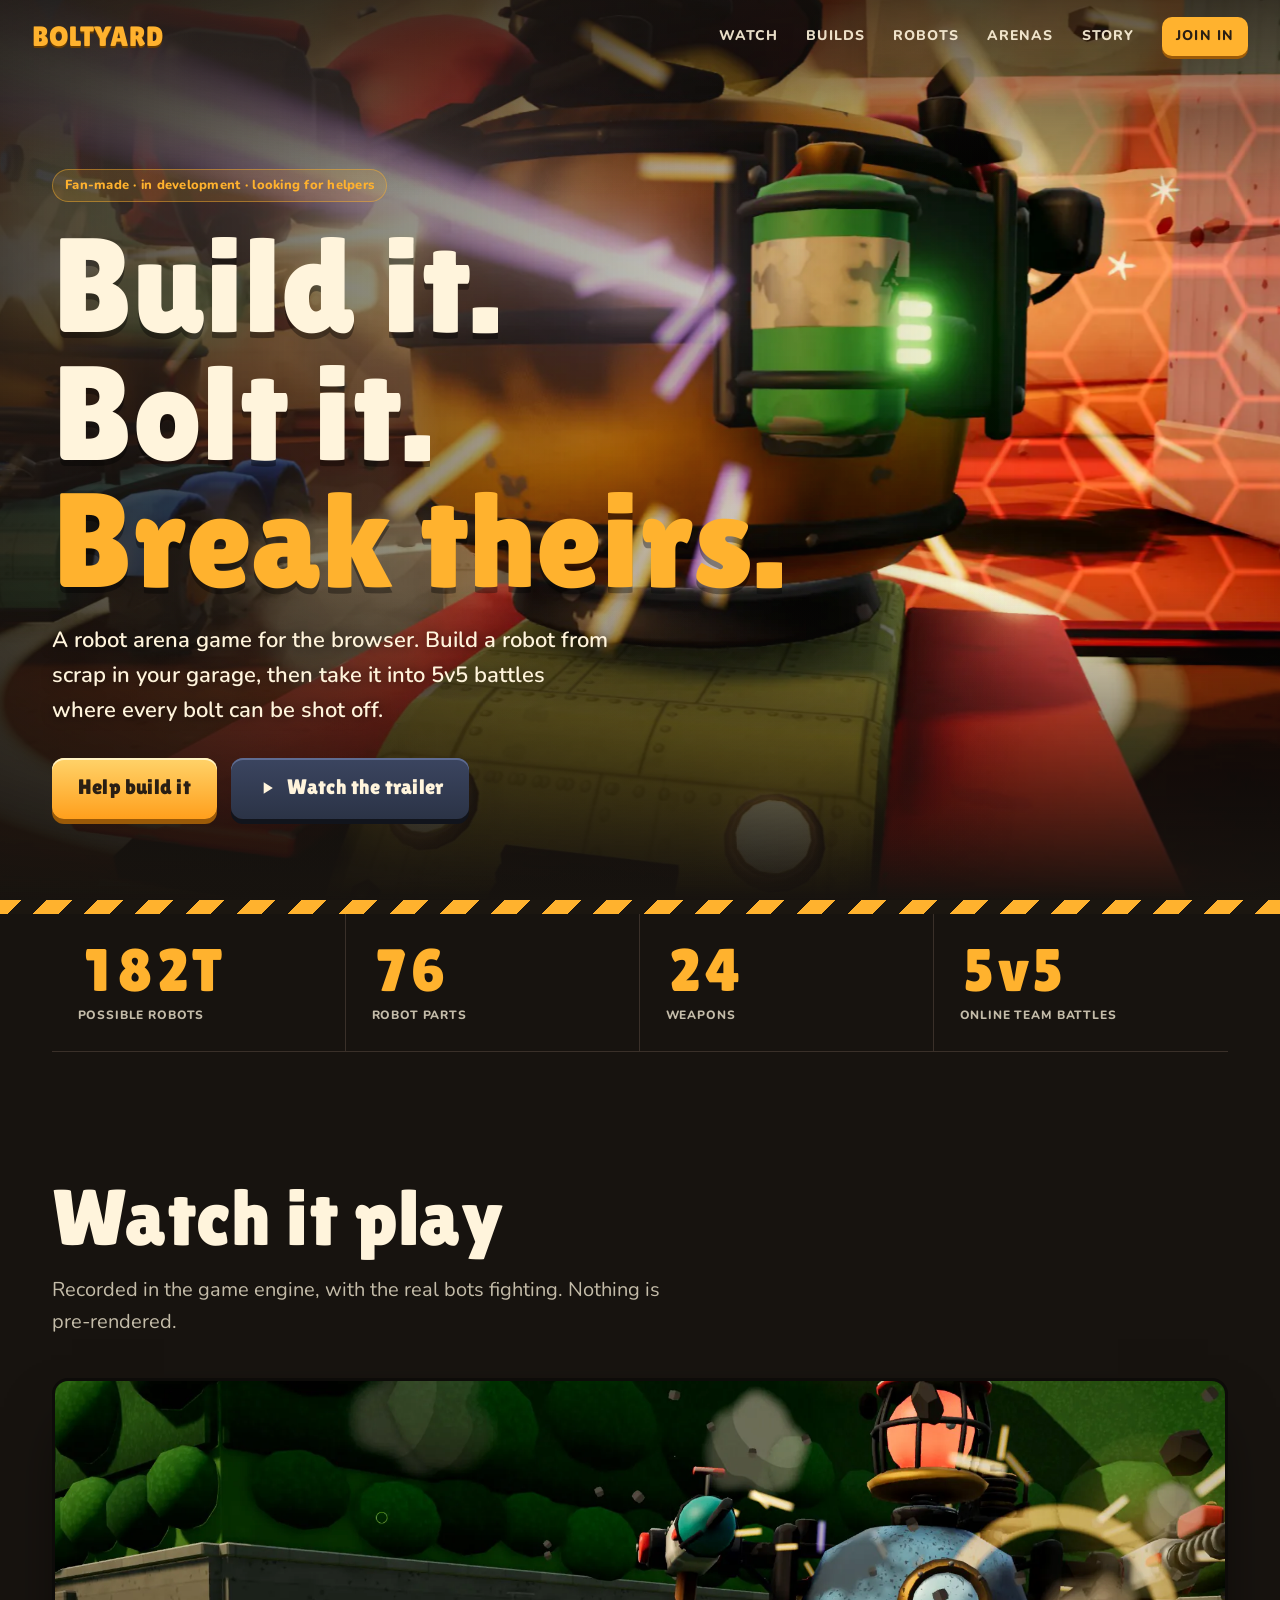
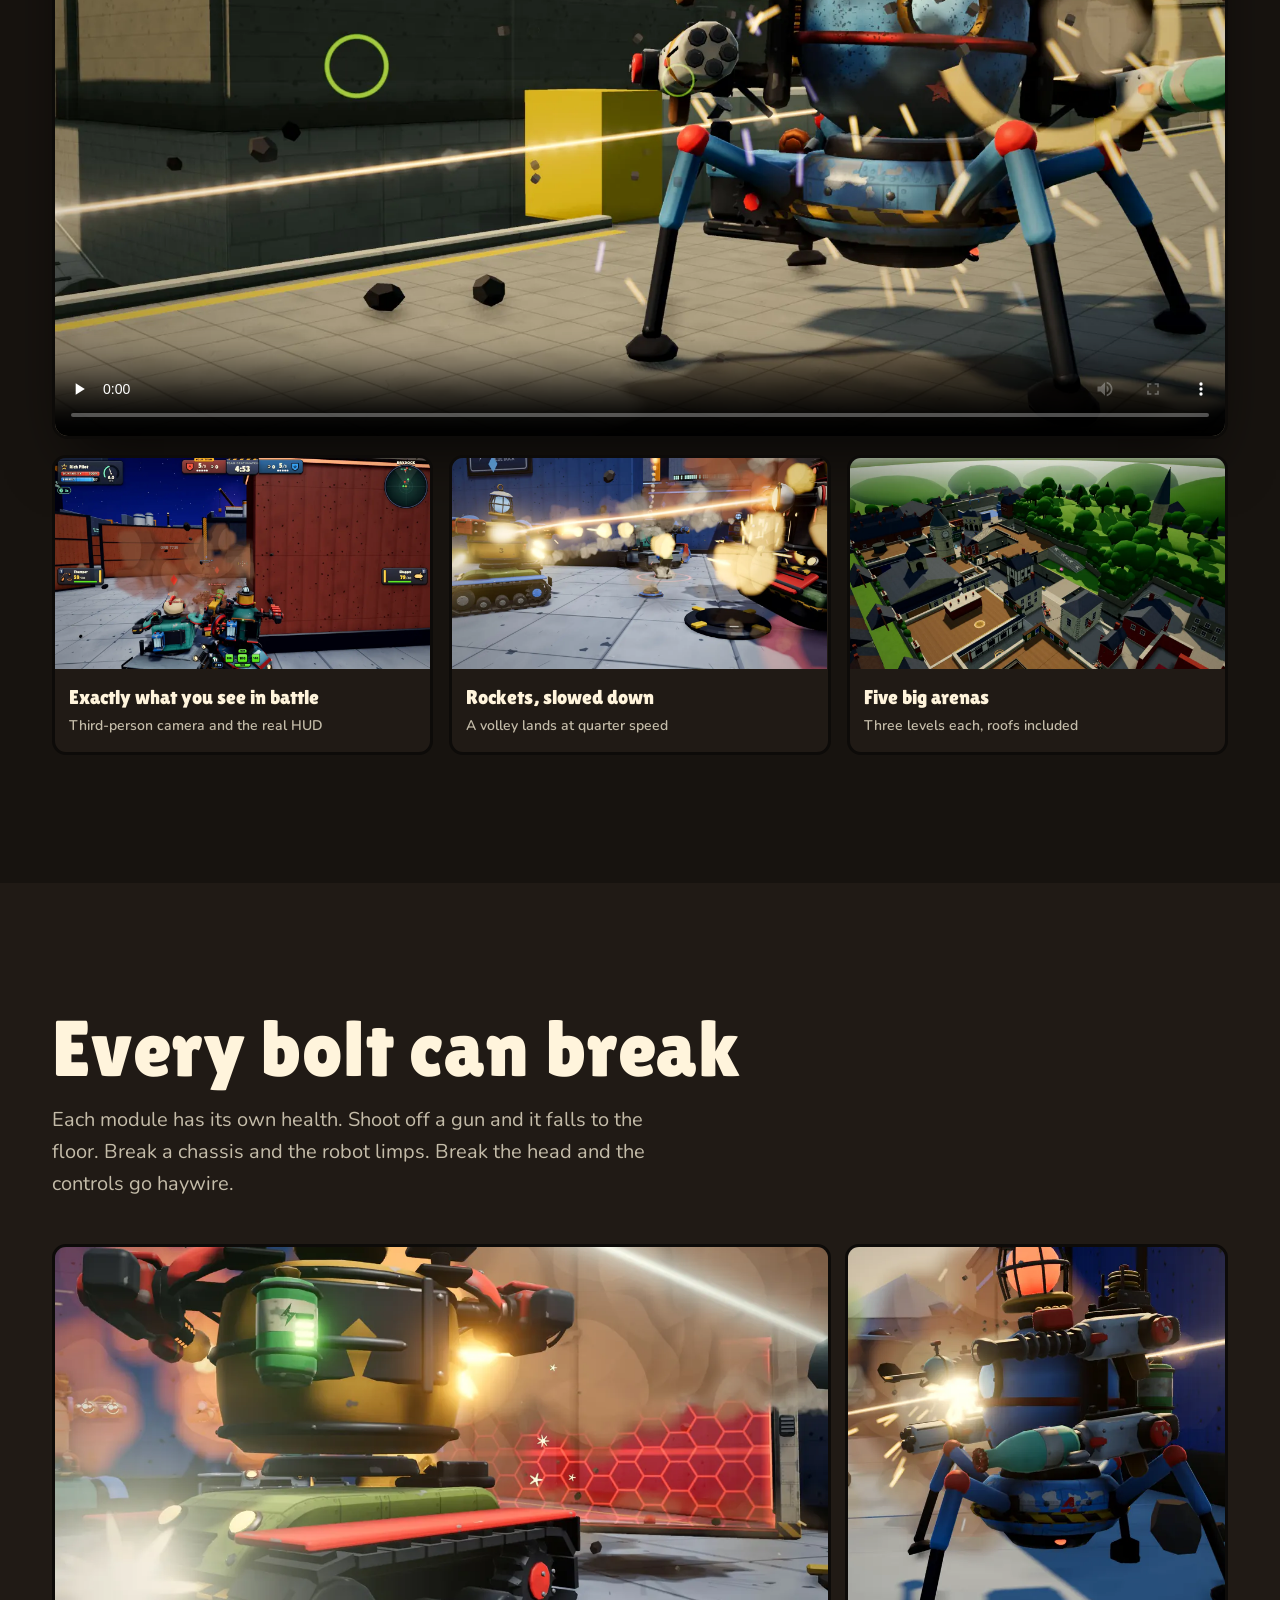
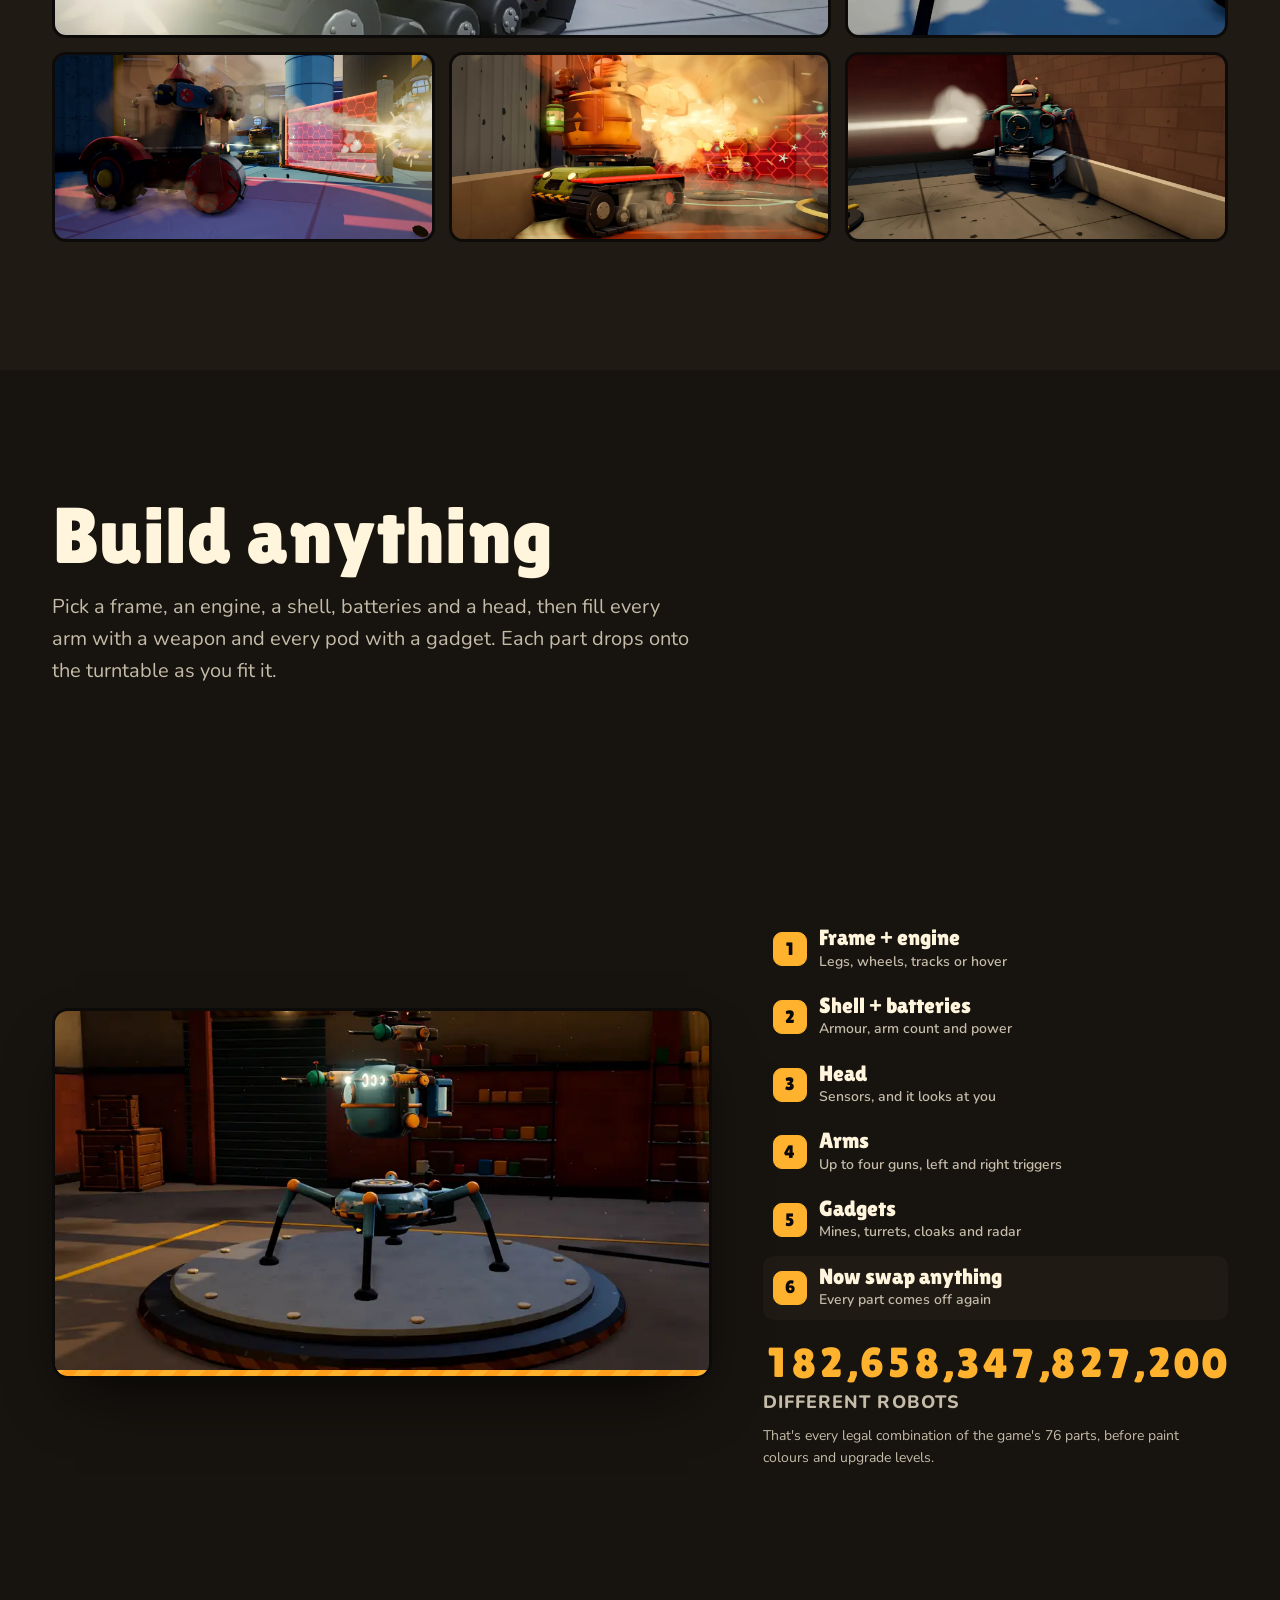
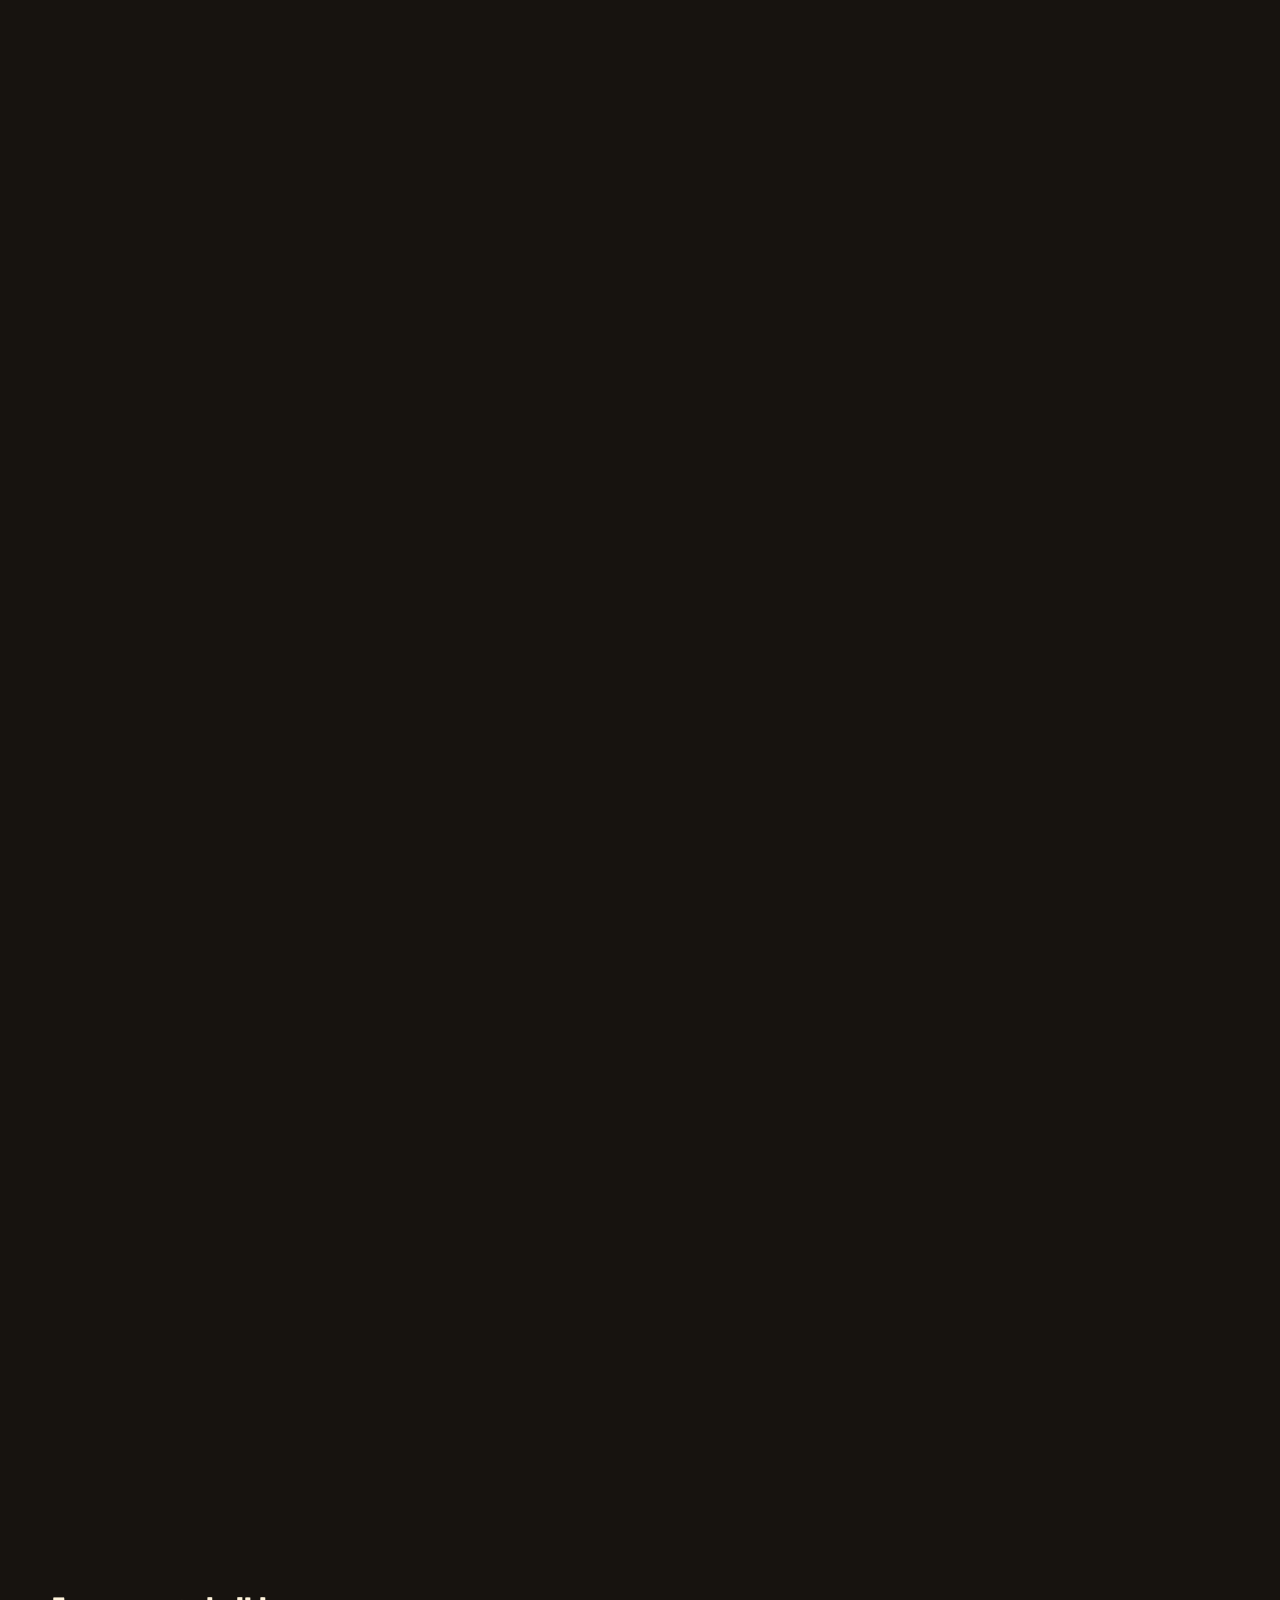
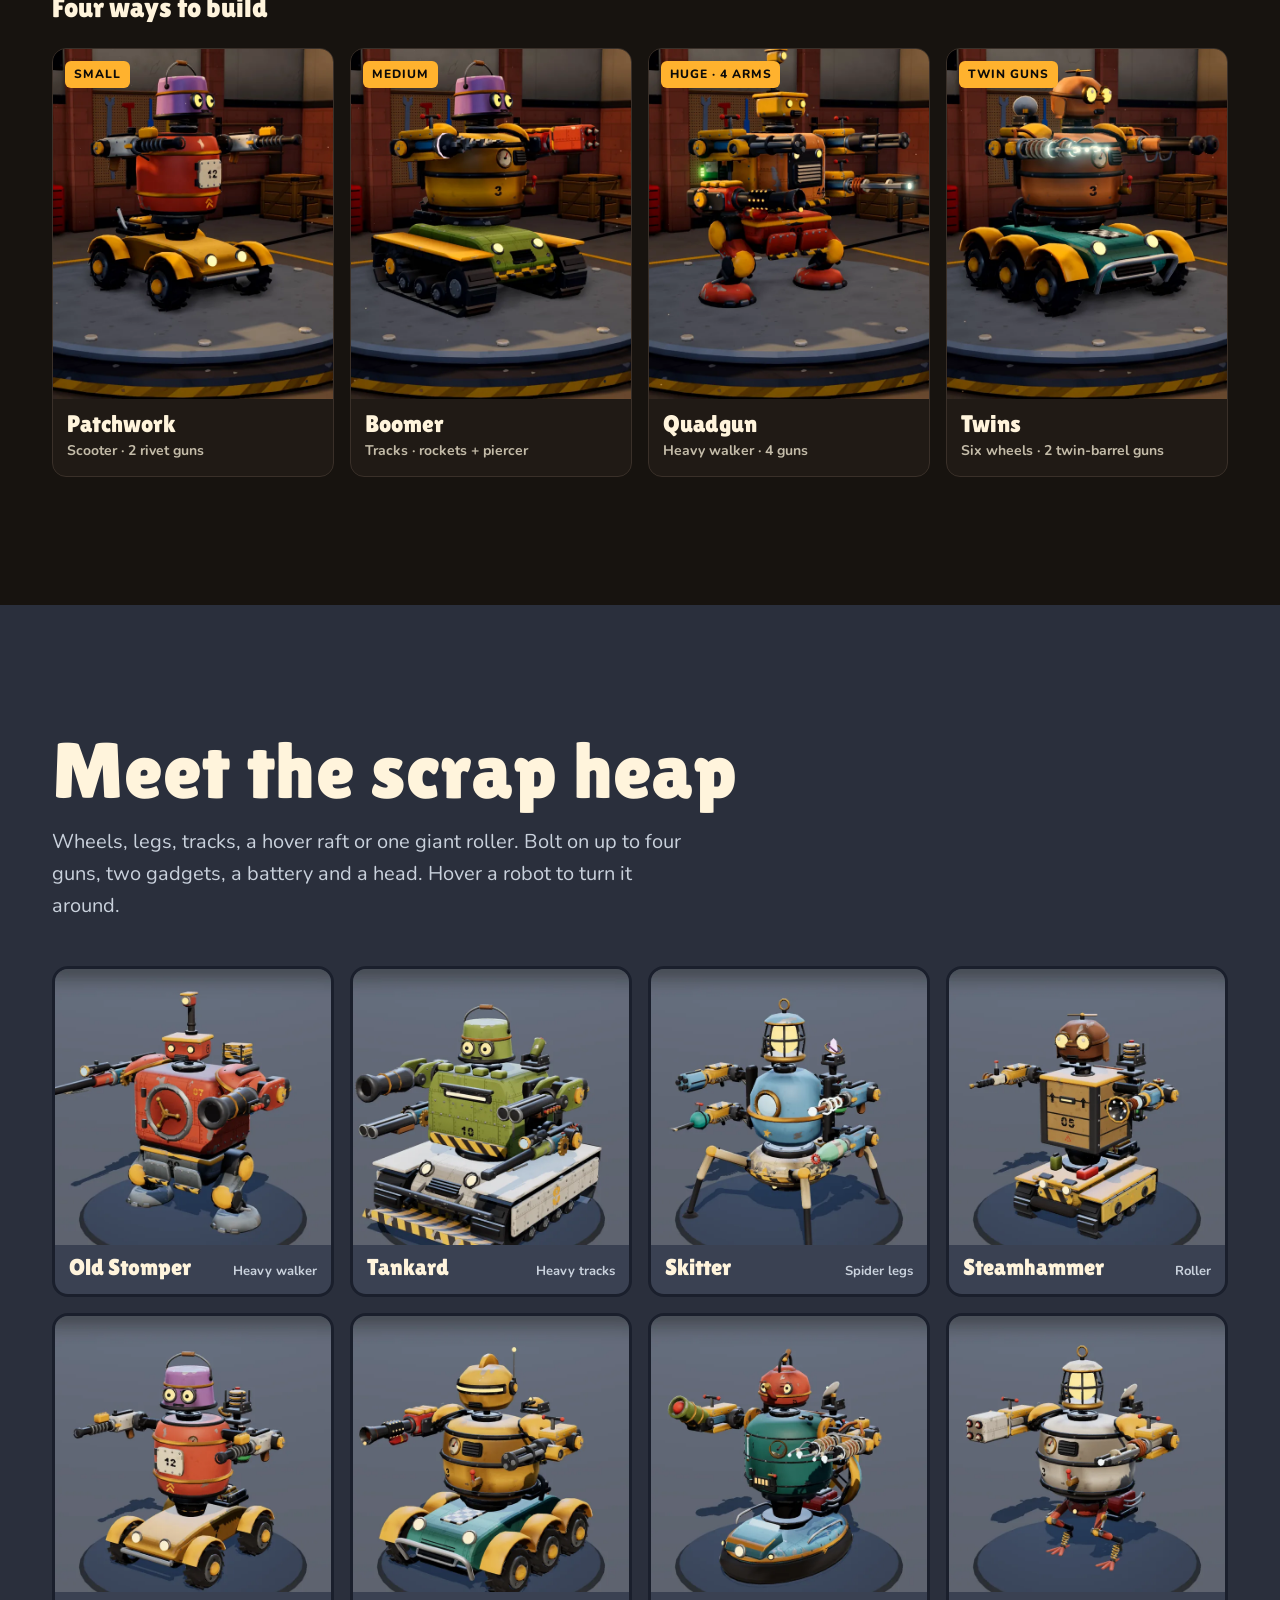
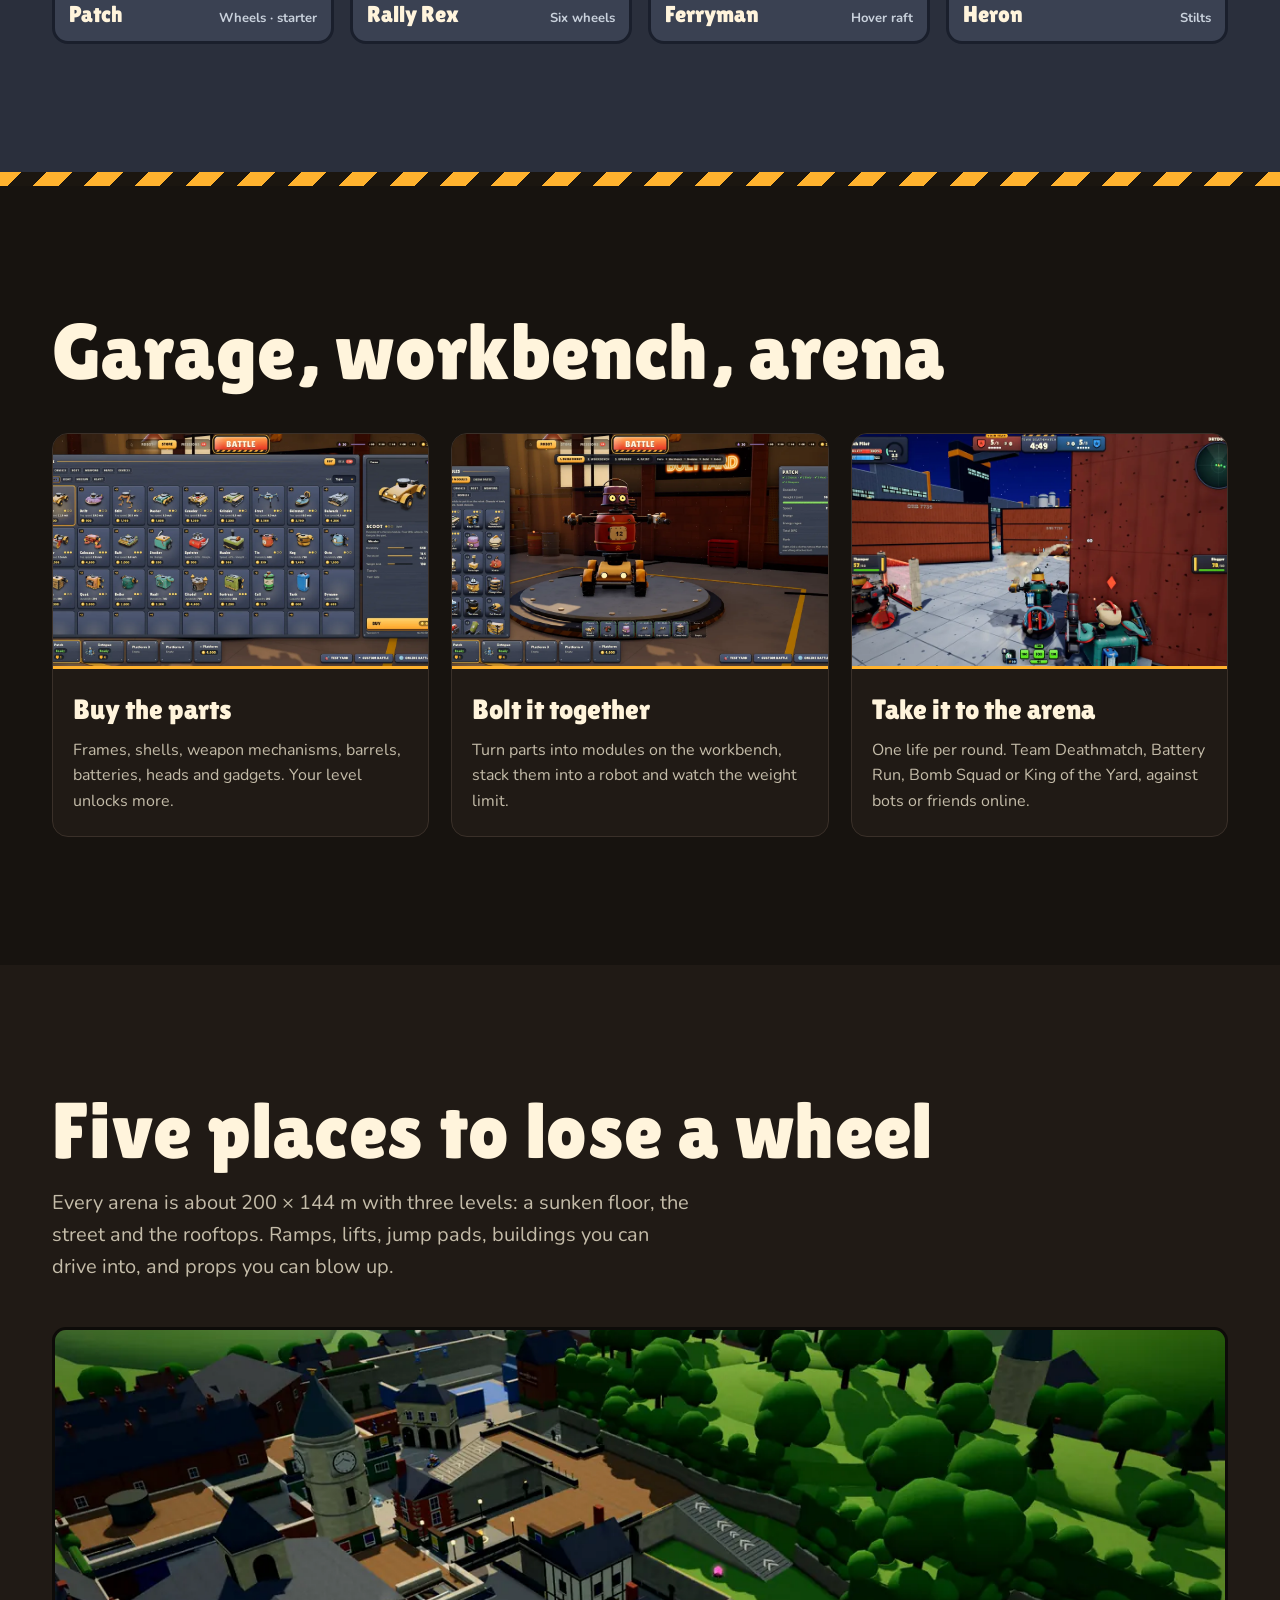
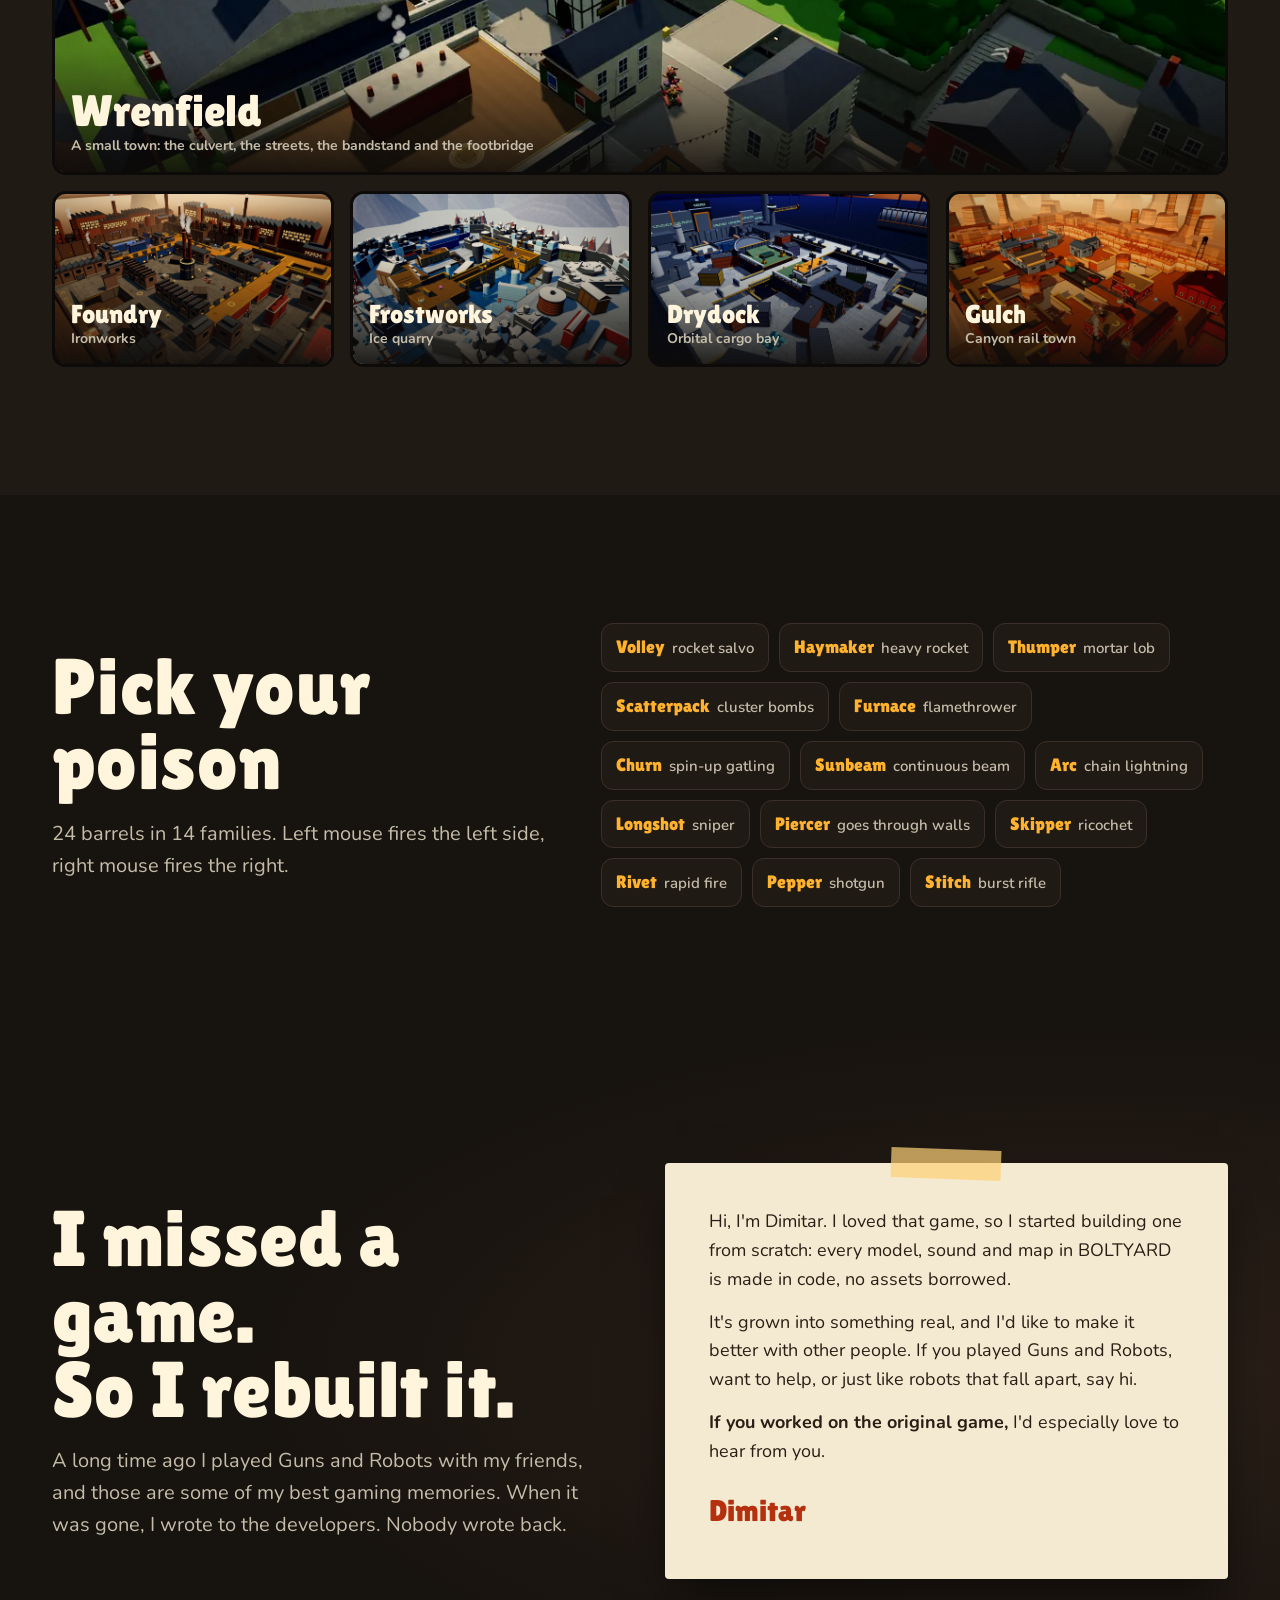
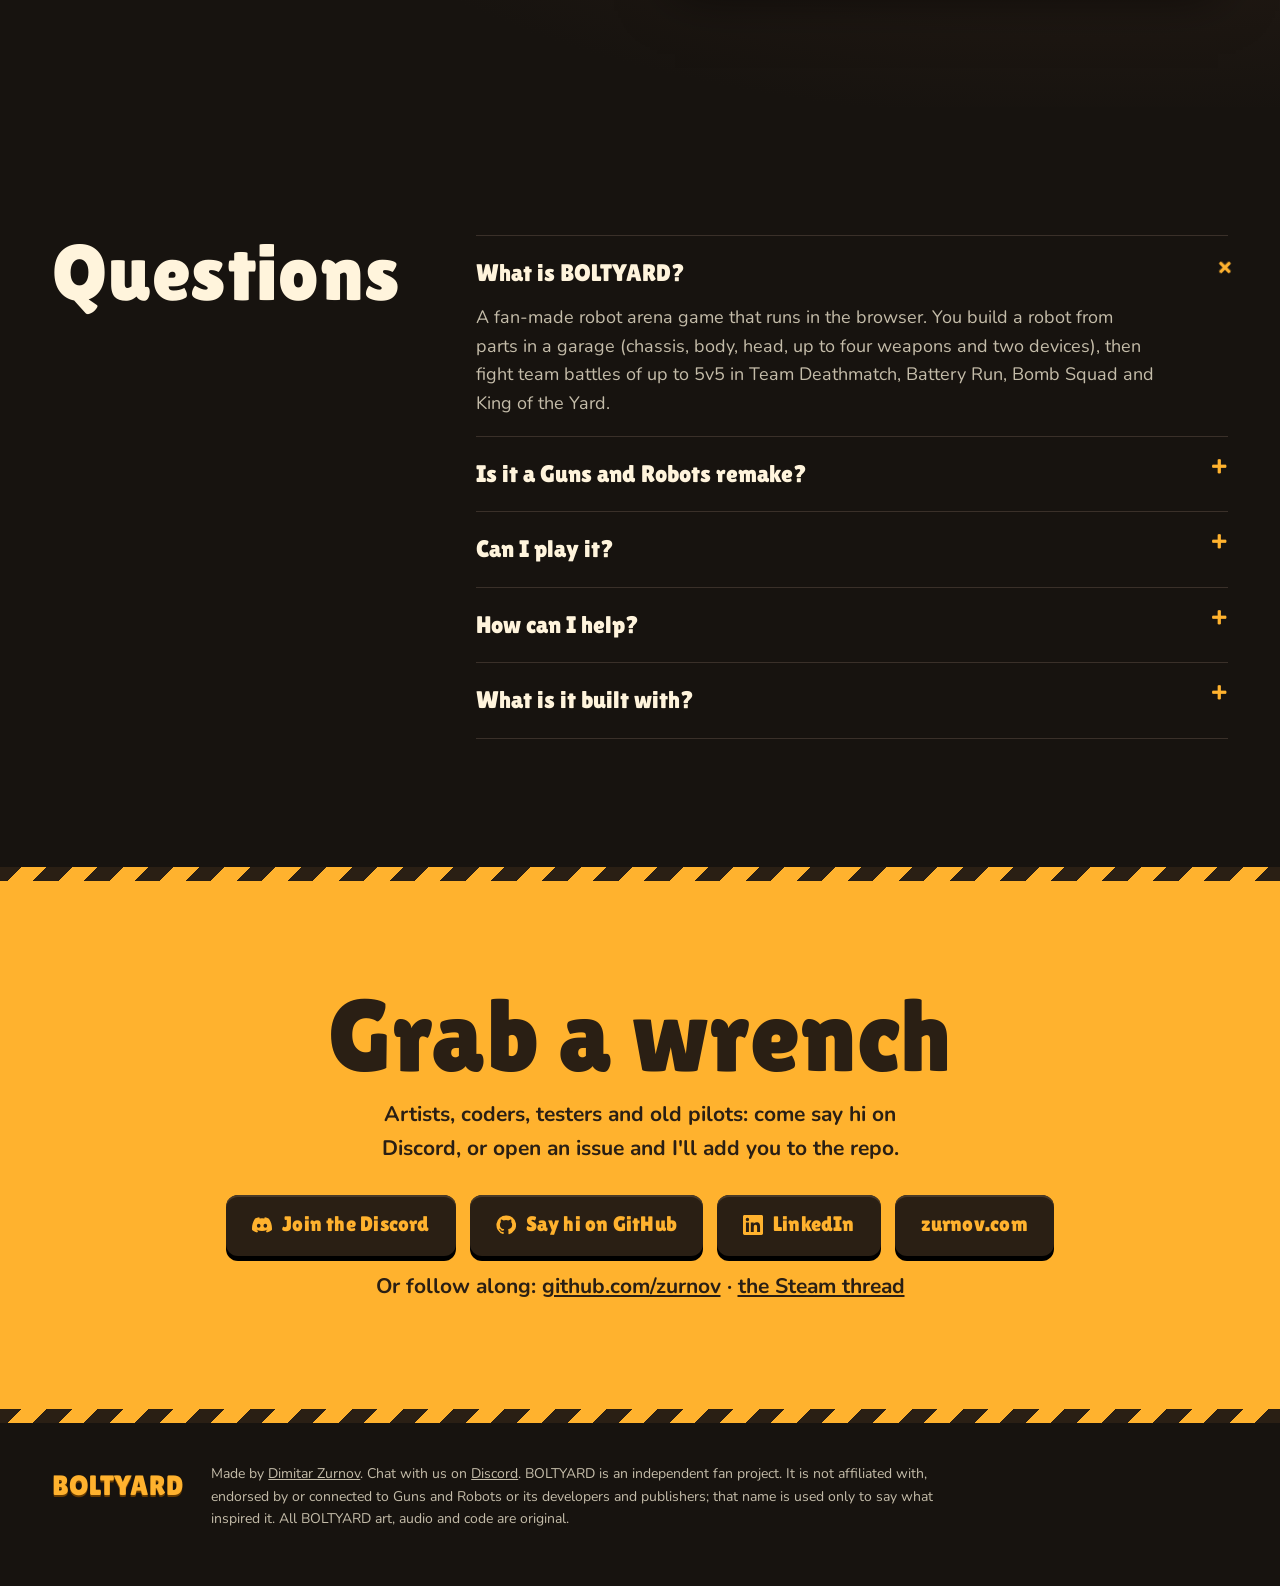
<file: index.html>
<!doctype html>
<html lang="en">
<head>
<meta charset="utf-8">
<meta name="viewport" content="width=device-width, initial-scale=1">
<title>BOLTYARD: a fan-made robot arena game inspired by Guns and Robots</title>
<meta name="description" content="Fan-made browser game inspired by Guns and Robots: build a robot from 76 parts, then fight 5v5 battles where every part can be shot off. Looking for helpers.">
<link rel="canonical" href="https://zurnov.github.io/boltyard/">
<meta name="theme-color" content="#17130f">
<meta name="author" content="Dimitar Zurnov">
<meta name="robots" content="index, follow, max-image-preview:large, max-video-preview:-1">
<link rel="icon" href="favicon.svg" type="image/svg+xml">
<link rel="apple-touch-icon" href="assets/img/apple-touch-icon.png">

<meta property="og:type" content="website">
<meta property="og:site_name" content="BOLTYARD">
<meta property="og:title" content="BOLTYARD: build a robot, break theirs">
<meta property="og:description" content="A fan-made robot arena game inspired by Guns and Robots. Garage-built robots, 5v5 battles, part-by-part destruction. Looking for helpers.">
<meta property="og:url" content="https://zurnov.github.io/boltyard/">
<meta property="og:image" content="https://zurnov.github.io/boltyard/assets/img/og.jpg">
<meta property="og:image:width" content="1200">
<meta property="og:image:height" content="630">
<meta property="og:image:alt" content="Two BOLTYARD robots trading rocket fire in The Foundry arena">
<meta property="og:video" content="https://zurnov.github.io/boltyard/assets/video/trailer.mp4">
<meta name="twitter:card" content="summary_large_image">
<meta name="twitter:title" content="BOLTYARD: build a robot, break theirs">
<meta name="twitter:description" content="A fan-made robot arena game inspired by Guns and Robots. Looking for helpers.">
<meta name="twitter:image" content="https://zurnov.github.io/boltyard/assets/img/og.jpg">

<link rel="preconnect" href="https://fonts.googleapis.com">
<link rel="preconnect" href="https://fonts.gstatic.com" crossorigin>
<link href="https://fonts.googleapis.com/css2?family=Lilita+One&family=Nunito:wght@400;600;700;800&display=swap" rel="stylesheet">
<link rel="preload" as="image" href="assets/img/hero.webp" fetchpriority="high">
<link rel="stylesheet" href="assets/site.css">

<script type="application/ld+json">
{
  "@context": "https://schema.org",
  "@graph": [
    {
      "@type": "WebSite",
      "@id": "https://zurnov.github.io/boltyard/#site",
      "url": "https://zurnov.github.io/boltyard/",
      "name": "BOLTYARD",
      "inLanguage": "en",
      "publisher": { "@id": "https://zurnov.github.io/boltyard/#dimitar" }
    },
    {
      "@type": "Person",
      "@id": "https://zurnov.github.io/boltyard/#dimitar",
      "name": "Dimitar Zurnov",
      "jobTitle": "Software engineer",
      "url": "https://zurnov.com",
      "sameAs": ["https://github.com/zurnov", "https://linkedin.com/in/zurnov", "https://zurnov.com"]
    },
    {
      "@type": "VideoGame",
      "@id": "https://zurnov.github.io/boltyard/#game",
      "name": "BOLTYARD",
      "url": "https://zurnov.github.io/boltyard/",
      "sameAs": ["https://discord.gg/GqAQ8pex6M", "https://github.com/zurnov/boltyard"],
      "description": "A fan-made, third-person robot arena game for the browser. Players assemble one of more than 182 trillion possible robots from 76 parts (frames, shells, weapons and devices) in a garage, then fight 1v1 to 5v5 team battles against bots or other players. Every module has its own durability, so robots fall apart piece by piece.",
      "image": "https://zurnov.github.io/boltyard/assets/img/og.jpg",
      "genre": ["Vehicular combat", "Third-person shooter", "Arena shooter", "Robot building"],
      "gamePlatform": ["Web browser"],
      "operatingSystem": "Any (Chrome, Edge, Firefox)",
      "applicationCategory": "Game",
      "playMode": ["SinglePlayer", "MultiPlayer"],
      "numberOfPlayers": { "@type": "QuantitativeValue", "minValue": 1, "maxValue": 10 },
      "author": { "@id": "https://zurnov.github.io/boltyard/#dimitar" },
      "creativeWorkStatus": "In development",
      "isBasedOn": { "@type": "VideoGame", "name": "Guns and Robots" },
      "keywords": "Guns and Robots, robot building game, robot arena, browser game, Three.js, fan remake",
      "trailer": { "@id": "https://zurnov.github.io/boltyard/#trailer" }
    },
    {
      "@type": "VideoObject",
      "@id": "https://zurnov.github.io/boltyard/#trailer",
      "name": "BOLTYARD gameplay trailer",
      "description": "In-engine footage of BOLTYARD: robots built from parts trading rockets, flamethrowers and gatling fire across five large three-level arenas.",
      "thumbnailUrl": "https://zurnov.github.io/boltyard/assets/img/og.jpg",
      "contentUrl": "https://zurnov.github.io/boltyard/assets/video/trailer.mp4",
      "uploadDate": "2026-11-13",
      "duration": "PT52S"
    },
    {
      "@type": "FAQPage",
      "@id": "https://zurnov.github.io/boltyard/#faq",
      "mainEntity": [
        { "@type": "Question", "name": "What is BOLTYARD?", "acceptedAnswer": { "@type": "Answer", "text": "BOLTYARD is a fan-made robot arena game that runs in the browser. You build a robot from parts in a garage (chassis, body, head, up to four weapons and two devices), then fight team battles of up to 5v5 in Team Deathmatch, Battery Run, Bomb Squad and King of the Yard." } },
        { "@type": "Question", "name": "Is BOLTYARD a Guns and Robots remake?", "acceptedAnswer": { "@type": "Answer", "text": "It is inspired by Guns and Robots, but it is not a copy and it is not affiliated with that game's makers. Every model, texture, sound, map and line of code in BOLTYARD was made from scratch." } },
        { "@type": "Question", "name": "Can I play BOLTYARD?", "acceptedAnswer": { "@type": "Answer", "text": "Not publicly yet. The game is in development and is being tested with friends on a private server. Contact Dimitar on GitHub or LinkedIn to get involved." } },
        { "@type": "Question", "name": "How can I help?", "acceptedAnswer": { "@type": "Answer", "text": "Coders (TypeScript, Three.js), 3D and sound artists, level designers, testers and former Guns and Robots players are all welcome. Join the BOLTYARD Discord (https://discord.gg/GqAQ8pex6M), open an issue on github.com/zurnov/boltyard or message Dimitar, and he can add you to the game repository." } },
        { "@type": "Question", "name": "What is BOLTYARD built with?", "acceptedAnswer": { "@type": "Answer", "text": "TypeScript, Vite, Three.js for rendering and Rapier for physics, with a Node.js authoritative server for online battles. Meshes, textures, sounds and music are generated in code, so the game ships with no art asset files." } }
      ]
    }
  ]
}
</script>
</head>
<body id="top">
<a class="skip" href="#main">Skip to content</a>

<header class="nav">
  <a class="logo" href="#top" aria-label="BOLTYARD home">BOLTYARD</a>
  <nav aria-label="Sections">
    <a href="#watch">Watch</a>
    <a href="#builds">Builds</a>
    <a href="#robots">Robots</a>
    <a href="#arenas">Arenas</a>
    <a href="#story">Story</a>
    <a class="nav-cta" href="#join">Join in</a>
  </nav>
</header>

<main id="main">
<section class="hero" aria-labelledby="hero-title">
  <video class="hero-media" autoplay muted loop playsinline preload="auto" poster="assets/img/hero.webp" aria-hidden="true">
    <source src="assets/video/hero.mp4" type="video/mp4">
  </video>
  <div class="hero-shade"></div>
  <div class="hero-copy wrap">
    <p class="tag">Fan-made · in development · looking for helpers</p>
    <h1 id="hero-title" class="disp"><span class="ln"><i>Build it.</i></span><span class="ln"><i>Bolt it.</i></span><span class="ln amber"><i>Break theirs.</i></span></h1>
    <p class="hero-lead">A robot arena game for the browser. Build a robot from scrap in your garage, then take it into 5v5 battles where every bolt can be shot off.</p>
    <div class="btns">
      <a class="btn" href="#join">Help build it</a>
      <a class="btn btn-dark" href="#watch"><svg viewBox="0 0 24 24" aria-hidden="true"><path d="M8 5v14l11-7z"/></svg>Watch the trailer</a>
    </div>
  </div>
</section>
<div class="hazard" role="presentation"></div>

<div class="wrap">
  <dl class="stats">
    <div><dt>possible robots</dt><dd data-odo>182T</dd></div>
    <div><dt>robot parts</dt><dd data-odo>76</dd></div>
    <div><dt>weapons</dt><dd data-odo>24</dd></div>
    <div><dt>online team battles</dt><dd data-odo>5v5</dd></div>
  </dl>
</div>

<section id="watch" class="block" aria-labelledby="watch-title">
  <div class="wrap">
    <h2 id="watch-title" class="disp">Watch it play</h2>
    <p class="lead">Recorded in the game engine, with the real bots fighting. Nothing is pre-rendered.</p>
    <figure class="trailer">
      <video controls preload="none" playsinline poster="assets/img/trailer-poster.webp">
        <source src="assets/video/trailer.mp4" type="video/mp4">
      </video>
    </figure>
    <div class="clips">
      <figure class="clip">
        <video data-autoplay muted loop playsinline preload="none" poster="assets/img/clip-1.webp"><source src="assets/video/clip-1.mp4" type="video/mp4"></video>
        <figcaption><b>Exactly what you see in battle</b><span>Third-person camera and the real HUD</span></figcaption>
      </figure>
      <figure class="clip">
        <video data-autoplay muted loop playsinline preload="none" poster="assets/img/clip-2.webp"><source src="assets/video/clip-2.mp4" type="video/mp4"></video>
        <figcaption><b>Rockets, slowed down</b><span>A volley lands at quarter speed</span></figcaption>
      </figure>
      <figure class="clip">
        <video data-autoplay muted loop playsinline preload="none" poster="assets/img/clip-3.webp"><source src="assets/video/clip-3.mp4" type="video/mp4"></video>
        <figcaption><b>Five big arenas</b><span>Three levels each, roofs included</span></figcaption>
      </figure>
    </div>
  </div>
</section>

<section class="block block-action" aria-labelledby="action-title">
  <div class="wrap">
    <h2 id="action-title" class="disp">Every bolt can break</h2>
    <p class="lead">Each module has its own health. Shoot off a gun and it falls to the floor. Break a chassis and the robot limps. Break the head and the controls go haywire.</p>
    <div class="bento" data-gallery>
      <a class="b1" href="assets/img/act-1.webp"><img src="assets/img/act-1-sm.webp" alt="A tracked robot fires through the smoke beside a red energy shield" loading="lazy" width="1280" height="720"></a>
      <a class="b2" href="assets/img/act-2.webp"><img src="assets/img/act-2-sm.webp" alt="A four-legged walker fires its guns as debris flies" loading="lazy" width="1280" height="720"></a>
      <a class="b3" href="assets/img/act-3.webp"><img src="assets/img/act-3-sm.webp" alt="A roller robot blasts an energy shield at close range" loading="lazy" width="1280" height="720"></a>
      <a class="b4" href="assets/img/act-4.webp"><img src="assets/img/act-4-sm.webp" alt="A tracked robot is caught in an explosion against a wall" loading="lazy" width="1280" height="720"></a>
      <a class="b5" href="assets/img/act-5.webp"><img src="assets/img/act-5-sm.webp" alt="A tracked robot fires down an alley from cover" loading="lazy" width="1280" height="720"></a>
    </div>
  </div>
</section>

<section id="builds" class="block block-builds" aria-labelledby="builds-title">
  <div class="wrap">
    <h2 id="builds-title" class="disp">Build anything</h2>
    <p class="lead">Pick a frame, an engine, a shell, batteries and a head, then fill every arm with a weapon and every pod with a gadget. Each part drops onto the turntable as you fit it.</p>
  </div>
  <div class="assembly" data-src="assets/img/scrub/" data-frames="96">
    <div class="assembly-pin">
      <div class="wrap assembly-grid">
        <figure class="assemble">
          <img class="assemble-still" src="assets/img/assemble.webp" alt="A spider-legged robot standing fully built on the garage turntable" width="1280" height="720" loading="lazy">
          <canvas width="960" height="540" aria-hidden="true"></canvas>
          <video class="morph" muted loop playsinline preload="none" aria-hidden="true"><source src="assets/video/morph.mp4" type="video/mp4"></video>
          <div class="assemble-bar" aria-hidden="true"><i></i></div>
        </figure>
        <div class="assembly-side">
          <ol class="parts">
            <li data-at="0"><b>Frame + engine</b><span>Legs, wheels, tracks or hover</span></li>
            <li data-at="0.18"><b>Shell + batteries</b><span>Armour, arm count and power</span></li>
            <li data-at="0.31"><b>Head</b><span>Sensors, and it looks at you</span></li>
            <li data-at="0.42"><b>Arms</b><span>Up to four guns, left and right triggers</span></li>
            <li data-at="0.77"><b>Gadgets</b><span>Mines, turrets, cloaks and radar</span></li>
            <li data-at="0.99"><b>Now swap anything</b><span>Every part comes off again</span></li>
          </ol>
          <p class="count"><span class="disp" data-odo>182,658,347,827,200</span> different robots</p>
          <p class="count-note">That's every legal combination of the game's 76 parts, before paint colours and upgrade levels.</p>
        </div>
      </div>
    </div>
  </div>
  <div class="wrap">
    <h3 class="wall-title">Four ways to build</h3>
    <ul class="wall" role="list">
      <li data-spin="assets/img/spin/small.webp"><img src="assets/img/feat-small.webp" alt="Patchwork, a small robot: tin shell on a scooter frame with two rivet guns" loading="lazy" width="640" height="800"><em>Small</em><b>Patchwork</b><span>Scooter · 2 rivet guns</span></li>
      <li data-spin="assets/img/spin/medium.webp"><img src="assets/img/feat-medium.webp" alt="Boomer, a medium robot: keg shell on tank tracks with a rocket volley and a wall-piercing gun" loading="lazy" width="640" height="800"><em>Medium</em><b>Boomer</b><span>Tracks · rockets + piercer</span></li>
      <li data-spin="assets/img/spin/huge.webp"><img src="assets/img/feat-huge.webp" alt="Quadgun, a huge four-armed robot on heavy walker legs with hammers, a lancet and a furnace" loading="lazy" width="640" height="800"><em>Huge · 4 arms</em><b>Quadgun</b><span>Heavy walker · 4 guns</span></li>
      <li data-spin="assets/img/spin/twins.webp"><img src="assets/img/feat-twins.webp" alt="Twins: six-wheeled robot with twin-barrel sluggers and twin arc guns" loading="lazy" width="640" height="800"><em>Twin guns</em><b>Twins</b><span>Six wheels · 2 twin-barrel guns</span></li>
    </ul>
  </div>
</section>

<section id="robots" class="block block-roster" aria-labelledby="robots-title">
  <div class="wrap">
    <h2 id="robots-title" class="disp">Meet the scrap heap</h2>
    <p class="lead">Wheels, legs, tracks, a hover raft or one giant roller. Bolt on up to four guns, two gadgets, a battery and a head. Hover a robot to turn it around.</p>
    <ul class="roster" role="list">
      <li><figure><img src="assets/img/bot-old-stomper.webp" data-alt-src="assets/img/bot-old-stomper-alt.webp" alt="Old Stomper, a heavy red walker robot with a long rifle and a cannon" loading="lazy" width="640" height="640"><figcaption><b>Old Stomper</b><span>Heavy walker</span></figcaption></figure></li>
      <li><figure><img src="assets/img/bot-tankard.webp" data-alt-src="assets/img/bot-tankard-alt.webp" alt="Tankard, a green four-gun robot on heavy tracks" loading="lazy" width="640" height="640"><figcaption><b>Tankard</b><span>Heavy tracks</span></figcaption></figure></li>
      <li><figure><img src="assets/img/bot-skitter.webp" data-alt-src="assets/img/bot-skitter-alt.webp" alt="Skitter, a blue robot on four spider legs" loading="lazy" width="640" height="640"><figcaption><b>Skitter</b><span>Spider legs</span></figcaption></figure></li>
      <li><figure><img src="assets/img/bot-steamhammer.webp" data-alt-src="assets/img/bot-steamhammer-alt.webp" alt="Steamhammer, a castle-shaped robot on a road roller" loading="lazy" width="640" height="640"><figcaption><b>Steamhammer</b><span>Roller</span></figcaption></figure></li>
      <li><figure><img src="assets/img/bot-patch.webp" data-alt-src="assets/img/bot-patch-alt.webp" alt="Patch, the orange starter robot on four wheels" loading="lazy" width="640" height="640"><figcaption><b>Patch</b><span>Wheels · starter</span></figcaption></figure></li>
      <li><figure><img src="assets/img/bot-rally-rex.webp" data-alt-src="assets/img/bot-rally-rex-alt.webp" alt="Rally Rex, a yellow robot on six wheels" loading="lazy" width="640" height="640"><figcaption><b>Rally Rex</b><span>Six wheels</span></figcaption></figure></li>
      <li><figure><img src="assets/img/bot-ferryman.webp" data-alt-src="assets/img/bot-ferryman-alt.webp" alt="Ferryman, a cream robot with a gatling gun on a hover raft" loading="lazy" width="640" height="640"><figcaption><b>Ferryman</b><span>Hover raft</span></figcaption></figure></li>
      <li><figure><img src="assets/img/bot-heron.webp" data-alt-src="assets/img/bot-heron-alt.webp" alt="Heron, a robot with a lantern head on bird-like stilts" loading="lazy" width="640" height="640"><figcaption><b>Heron</b><span>Stilts</span></figcaption></figure></li>
    </ul>
  </div>
</section>
<div class="hazard" role="presentation"></div>

<section class="block" aria-labelledby="loop-title">
  <div class="wrap">
    <h2 id="loop-title" class="disp">Garage, workbench, arena</h2>
    <ol class="steps" role="list">
      <li>
        <img src="assets/img/step-store.webp" alt="The garage store: a grid of part cards, with the selected part's stats and a Buy button" loading="lazy" width="1280" height="720">
        <h3>Buy the parts</h3>
        <p>Frames, shells, weapon mechanisms, barrels, batteries, heads and gadgets. Your level unlocks more.</p>
      </li>
      <li>
        <img src="assets/img/step-build.webp" alt="The build screen: modules on the left, the robot on the turntable and its stats on the right" loading="lazy" width="1280" height="720">
        <h3>Bolt it together</h3>
        <p>Turn parts into modules on the workbench, stack them into a robot and watch the weight limit.</p>
      </li>
      <li>
        <img src="assets/img/step-arena.webp" alt="A robot in battle with the HUD showing durability and ammo" loading="lazy" width="960" height="540">
        <h3>Take it to the arena</h3>
        <p>One life per round. Team Deathmatch, Battery Run, Bomb Squad or King of the Yard, against bots or friends online.</p>
      </li>
    </ol>
  </div>
</section>

<section id="arenas" class="block block-arenas" aria-labelledby="arenas-title">
  <div class="wrap">
    <h2 id="arenas-title" class="disp">Five places to lose a wheel</h2>
    <p class="lead">Every arena is about 200 × 144 m with three levels: a sunken floor, the street and the rooftops. Ramps, lifts, jump pads, buildings you can drive into, and props you can blow up.</p>
    <div class="arenas" data-gallery>
      <a class="arena arena-wide" href="assets/img/map-wrenfield.webp" data-clip="assets/video/arena-wrenfield.mp4"><img src="assets/img/map-wrenfield-sm.webp" alt="Wrenfield, a small town with a church, a clock tower and a wooded hill" loading="lazy" width="1280" height="720"><span><b>Wrenfield</b>A small town: the culvert, the streets, the bandstand and the footbridge</span></a>
      <a class="arena" href="assets/img/map-foundry.webp" data-clip="assets/video/arena-foundry.mp4"><img src="assets/img/map-foundry-sm.webp" alt="Foundry, an ironworks with smoking chimneys and a casting hall" loading="lazy" width="1280" height="720"><span><b>Foundry</b>Ironworks</span></a>
      <a class="arena" href="assets/img/map-frostworks.webp" data-clip="assets/video/arena-frostworks.mp4"><img src="assets/img/map-frostworks-sm.webp" alt="Frostworks, an ice quarry bowl with a bridge over frozen water" loading="lazy" width="1280" height="720"><span><b>Frostworks</b>Ice quarry</span></a>
      <a class="arena" href="assets/img/map-drydock.webp" data-clip="assets/video/arena-drydock.mp4"><img src="assets/img/map-drydock-sm.webp" alt="Drydock, an orbital cargo bay with a ship in its cradle" loading="lazy" width="1280" height="720"><span><b>Drydock</b>Orbital cargo bay</span></a>
      <a class="arena" href="assets/img/map-gulch.webp" data-clip="assets/video/arena-gulch.mp4"><img src="assets/img/map-gulch-sm.webp" alt="Gulch, a canyon rail town with a trestle and red sheds" loading="lazy" width="1280" height="720"><span><b>Gulch</b>Canyon rail town</span></a>
    </div>
  </div>
</section>

<section class="block block-arsenal" aria-labelledby="arsenal-title">
  <div class="wrap arsenal">
    <div>
      <h2 id="arsenal-title" class="disp">Pick your poison</h2>
      <p class="lead">24 barrels in 14 families. Left mouse fires the left side, right mouse fires the right.</p>
    </div>
    <ul class="chips" role="list">
      <li><b>Volley</b>rocket salvo</li>
      <li><b>Haymaker</b>heavy rocket</li>
      <li><b>Thumper</b>mortar lob</li>
      <li><b>Scatterpack</b>cluster bombs</li>
      <li><b>Furnace</b>flamethrower</li>
      <li><b>Churn</b>spin-up gatling</li>
      <li><b>Sunbeam</b>continuous beam</li>
      <li><b>Arc</b>chain lightning</li>
      <li><b>Longshot</b>sniper</li>
      <li><b>Piercer</b>goes through walls</li>
      <li><b>Skipper</b>ricochet</li>
      <li><b>Rivet</b>rapid fire</li>
      <li><b>Pepper</b>shotgun</li>
      <li><b>Stitch</b>burst rifle</li>
    </ul>
  </div>
</section>

<section id="story" class="block block-story" aria-labelledby="story-title">
  <div class="wrap story">
    <div>
      <h2 id="story-title" class="disp">I missed a game.<br>So I rebuilt it.</h2>
      <p class="lead">A long time ago I played Guns and Robots with my friends, and those are some of my best gaming memories. When it was gone, I wrote to the developers. Nobody wrote back.</p>
    </div>
    <article class="letter" aria-label="A note from Dimitar">
      <p>Hi, I'm Dimitar. I loved that game, so I started building one from scratch: every model, sound and map in BOLTYARD is made in code, no assets borrowed.</p>
      <p>It's grown into something real, and I'd like to make it better with other people. If you played Guns and Robots, want to help, or just like robots that fall apart, say hi.</p>
      <p><strong>If you worked on the original game,</strong> I'd especially love to hear from you.</p>
      <p class="sig">Dimitar</p>
    </article>
  </div>
</section>

<section class="block block-faq" aria-labelledby="faq-title">
  <div class="wrap faq">
    <h2 id="faq-title" class="disp">Questions</h2>
    <div class="faq-list">
      <details open><summary>What is BOLTYARD?</summary><p>A fan-made robot arena game that runs in the browser. You build a robot from parts in a garage (chassis, body, head, up to four weapons and two devices), then fight team battles of up to 5v5 in Team Deathmatch, Battery Run, Bomb Squad and King of the Yard.</p></details>
      <details><summary>Is it a Guns and Robots remake?</summary><p>It's inspired by Guns and Robots, but it isn't a copy and isn't affiliated with that game's makers. Every model, texture, sound, map and line of code was made from scratch.</p></details>
      <details><summary>Can I play it?</summary><p>Not publicly yet. It's in development and being tested with friends on a private server. Get in touch if you'd like to try it.</p></details>
      <details><summary>How can I help?</summary><p>Coders (TypeScript, Three.js), 3D and sound artists, level designers, testers and old Guns and Robots pilots are all welcome. Join the <a href="https://discord.gg/GqAQ8pex6M" rel="noopener">Discord</a>, open an issue or send a message, and I'll add you to the game repository.</p></details>
      <details><summary>What is it built with?</summary><p>TypeScript, Vite, Three.js for rendering and Rapier for physics, plus a Node.js server for online battles. Meshes, textures, sounds and music are all generated in code, so the game ships without a single art file.</p></details>
    </div>
  </div>
</section>

<section id="join" class="join" aria-labelledby="join-title">
  <div class="wrap">
    <h2 id="join-title" class="disp">Grab a wrench</h2>
    <p>Artists, coders, testers and old pilots: come say hi on Discord, or open an issue and I'll add you to the repo.</p>
    <div class="btns btns-center">
      <a class="btn btn-ink" href="https://discord.gg/GqAQ8pex6M" rel="noopener"><svg viewBox="0 0 24 24" aria-hidden="true"><path d="M20.32 4.37A19.8 19.8 0 0 0 15.4 2.8a13.7 13.7 0 0 0-.63 1.3 18.4 18.4 0 0 0-5.53 0 13.6 13.6 0 0 0-.64-1.3 19.7 19.7 0 0 0-4.93 1.53C.54 9.04-.31 13.58.11 18.06a19.9 19.9 0 0 0 6.04 3.05c.49-.67.92-1.37 1.3-2.1a12.9 12.9 0 0 1-2.05-.98l.5-.39a14.2 14.2 0 0 0 12.2 0l.5.39c-.65.39-1.34.71-2.05.98.37.73.81 1.43 1.3 2.1a19.8 19.8 0 0 0 6.04-3.05c.5-5.19-.84-9.69-3.57-13.69zM8.02 15.33c-1.18 0-2.16-1.09-2.16-2.42s.96-2.42 2.16-2.42c1.21 0 2.18 1.1 2.16 2.42 0 1.33-.96 2.42-2.16 2.42zm7.97 0c-1.18 0-2.16-1.09-2.16-2.42s.96-2.42 2.16-2.42c1.21 0 2.18 1.1 2.16 2.42 0 1.33-.95 2.42-2.16 2.42z"/></svg>Join the Discord</a>
      <a class="btn btn-ink" href="https://github.com/zurnov/boltyard/issues/new?title=I%27d%20like%20to%20help&body=Hi%20Dimitar%2C%20I%27d%20like%20to%20help%20with%20BOLTYARD.%0A%0AWhat%20I%20can%20do%3A%0A" rel="noopener"><svg viewBox="0 0 24 24" aria-hidden="true"><path d="M12 .5a11.5 11.5 0 0 0-3.64 22.41c.58.1.79-.25.79-.56v-2c-3.2.7-3.88-1.37-3.88-1.37-.53-1.33-1.28-1.69-1.28-1.69-1.05-.71.08-.7.08-.7 1.16.08 1.77 1.19 1.77 1.19 1.03 1.77 2.7 1.26 3.36.96.1-.75.4-1.26.73-1.55-2.56-.29-5.24-1.28-5.24-5.69 0-1.26.45-2.29 1.19-3.1-.12-.29-.52-1.46.11-3.05 0 0 .97-.31 3.17 1.18a11 11 0 0 1 5.77 0c2.2-1.49 3.17-1.18 3.17-1.18.63 1.59.23 2.76.11 3.05.74.81 1.19 1.84 1.19 3.1 0 4.42-2.69 5.39-5.25 5.68.41.36.78 1.06.78 2.14v3.17c0 .31.21.67.8.56A11.5 11.5 0 0 0 12 .5z"/></svg>Say hi on GitHub</a>
      <a class="btn btn-ink" href="https://linkedin.com/in/zurnov" rel="noopener me"><svg viewBox="0 0 24 24" aria-hidden="true"><path d="M20.45 20.45h-3.55v-5.57c0-1.33-.03-3.04-1.85-3.04-1.86 0-2.14 1.45-2.14 2.94v5.67H9.36V9h3.41v1.56h.05c.48-.9 1.64-1.85 3.37-1.85 3.6 0 4.27 2.37 4.27 5.46v6.28zM5.34 7.43a2.06 2.06 0 1 1 0-4.12 2.06 2.06 0 0 1 0 4.12zM7.12 20.45H3.56V9h3.56v11.45zM22.22 0H1.77C.79 0 0 .77 0 1.73v20.54C0 23.23.79 24 1.77 24h20.45c.98 0 1.78-.77 1.78-1.73V1.73C24 .77 23.2 0 22.22 0z"/></svg>LinkedIn</a>
      <a class="btn btn-ink" href="https://zurnov.com" rel="noopener me">zurnov.com</a>
    </div>
    <p class="join-small">Or follow along: <a href="https://github.com/zurnov">github.com/zurnov</a> · <a href="https://steamcommunity.com/app/293540/discussions/0/574932244729486977/" rel="noopener">the Steam thread</a></p>
  </div>
</section>
</main>

<footer class="foot">
  <div class="wrap foot-in">
    <span class="logo">BOLTYARD</span>
    <p>Made by <a href="https://zurnov.com" rel="me">Dimitar Zurnov</a>. Chat with us on <a href="https://discord.gg/GqAQ8pex6M" rel="noopener">Discord</a>. BOLTYARD is an independent fan project. It is not affiliated with, endorsed by or connected to Guns and Robots or its developers and publishers; that name is used only to say what inspired it. All BOLTYARD art, audio and code are original.</p>
  </div>
</footer>

<dialog class="lightbox" aria-label="Image viewer"><button class="lb-close" aria-label="Close">×</button></dialog>
<script src="assets/site.js" defer></script>
</body>
</html>
</file>
<file: assets/site.css>
/* BOLTYARD site — "Garage Night". Colours and type follow the game's own UI theme. */
:root {
  --bg: #17130f;
  --bg-2: #201a15;
  --steel: #2a2f3c;
  --steel-2: #3a4152;
  --ink: #fff4dc;
  --ink-dim: #c4bca9;
  --amber: #ffb22e;
  --amber-hi: #ffd36a;
  --amber-lo: #ff9f1c;
  --amber-edge: #9b5a08;
  --red: #ff5a47;
  --edge: #0d0b09;
  --line: #3a3029;
  --paper: #f4ead2;
  --paper-ink: #2a1f14;
  --display: 'Lilita One', 'Arial Rounded MT Bold', system-ui, sans-serif;
  --body: 'Nunito', ui-rounded, system-ui, sans-serif;
  --gutter: clamp(16px, 4vw, 32px);
  color-scheme: dark;
}
*, *::before, *::after { box-sizing: border-box; }
* { margin: 0; }
html { scroll-behavior: smooth; scroll-padding-top: 72px; }
@media (prefers-reduced-motion: reduce) { html { scroll-behavior: auto; } }
body { background: var(--bg); color: var(--ink); font: 400 18px/1.6 var(--body); -webkit-font-smoothing: antialiased; overflow-x: hidden; }
img, video { display: block; max-width: 100%; height: auto; }
a { color: inherit; }
.wrap { max-width: 1240px; margin: 0 auto; padding: 0 var(--gutter); }
.disp { font-family: var(--display); font-weight: 400; letter-spacing: .005em; line-height: .95; }
.skip { position: absolute; left: -999px; top: 8px; background: var(--amber); color: var(--paper-ink); padding: 8px 14px; border-radius: 8px; z-index: 100; font-weight: 800; }
.skip:focus { left: 8px; }
:focus-visible { outline: 3px solid var(--amber); outline-offset: 3px; border-radius: 6px; }

/* ---------- nav */
.nav { position: fixed; inset: 0 0 auto 0; z-index: 50; display: flex; justify-content: space-between; align-items: center; gap: 16px; padding: 14px var(--gutter); transition: background .25s, box-shadow .25s; }
.nav.solid { background: rgba(23, 19, 15, .92); box-shadow: 0 1px 0 var(--line); backdrop-filter: saturate(1.2) blur(8px); }
.logo { font-family: var(--display); font-size: 28px; color: var(--amber); text-decoration: none; text-shadow: 0 2px 0 #6a3d00; letter-spacing: .01em; }
.nav nav { display: flex; align-items: center; gap: clamp(10px, 2.2vw, 28px); }
.nav nav a { text-decoration: none; font-weight: 800; font-size: 14px; letter-spacing: .08em; text-transform: uppercase; opacity: .9; }
.nav nav a:hover { color: var(--amber); opacity: 1; }
.nav .nav-cta { background: var(--amber); color: var(--paper-ink); padding: 8px 14px; border-radius: 10px; box-shadow: 0 3px 0 var(--amber-edge); opacity: 1; }
.nav .nav-cta:hover { color: var(--paper-ink); background: var(--amber-hi); }
@media (max-width: 720px) { .nav nav a:not(.nav-cta) { display: none; } .logo { font-size: 24px; } }

/* ---------- hero */
.hero { position: relative; min-height: min(100svh, 940px); display: flex; align-items: flex-end; overflow: hidden; background: #000; }
.hero-media { position: absolute; inset: 0; width: 100%; height: 100%; object-fit: cover; }
.hero-shade { position: absolute; inset: 0; background:
  linear-gradient(180deg, rgba(23,19,15,.65) 0, rgba(23,19,15,0) 22%),
  linear-gradient(90deg, rgba(23,19,15,.78) 0, rgba(23,19,15,.25) 55%, rgba(23,19,15,0) 80%),
  linear-gradient(0deg, var(--bg) 0, rgba(23,19,15,0) 35%); }
.hero-copy { position: relative; z-index: 2; width: 100%; padding-bottom: clamp(48px, 9vh, 96px); padding-top: 120px; }
.tag { display: inline-block; background: rgba(255,178,46,.14); color: var(--amber); border: 1px solid rgba(255,178,46,.45); padding: 5px 12px; border-radius: 999px; font-size: 13px; font-weight: 800; letter-spacing: .02em; margin-bottom: 20px; }
.hero h1 { font-size: clamp(60px, 10.5vw, 156px); text-shadow: 0 6px 0 rgba(0,0,0,.35); }
.hero h1 .amber { color: var(--amber); }
.hero-lead { max-width: 560px; font-size: clamp(18px, 2vw, 22px); font-weight: 600; margin-top: 18px; text-shadow: 0 1px 12px rgba(0,0,0,.6); }

/* ---------- buttons (the game's chunky BATTLE button) */
.btns { display: flex; gap: 14px; margin-top: 30px; flex-wrap: wrap; }
.btns-center { justify-content: center; }
.btn { display: inline-flex; align-items: center; gap: 10px; font-family: var(--display); font-size: 21px; letter-spacing: .01em; padding: 13px 26px 14px; border-radius: 12px; text-decoration: none; color: var(--paper-ink); background: linear-gradient(var(--amber-hi), var(--amber-lo)); box-shadow: 0 5px 0 var(--amber-edge), inset 0 2px 0 #fff3c4; transition: transform .08s, box-shadow .08s, filter .15s; }
.btn svg { width: 20px; height: 20px; fill: currentColor; flex: none; }
.btn:hover { filter: brightness(1.06); }
.btn:active { transform: translateY(4px); box-shadow: 0 1px 0 var(--amber-edge), inset 0 2px 0 #fff3c4; }
.btn-dark { background: linear-gradient(#3b4560, #2b3346); color: var(--ink); box-shadow: 0 5px 0 #11141c, inset 0 2px 0 #5f6c92; }
.btn-dark:active { box-shadow: 0 1px 0 #11141c, inset 0 2px 0 #5f6c92; }
.btn-ink { background: var(--paper-ink); color: var(--amber); box-shadow: 0 5px 0 #000, inset 0 2px 0 #4a3a28; }
.btn-ink:active { box-shadow: 0 1px 0 #000, inset 0 2px 0 #4a3a28; }

.hazard { height: 14px; background: repeating-linear-gradient(-45deg, var(--amber) 0 18px, #1b1610 18px 36px); }

/* ---------- stats */
.stats { display: grid; grid-template-columns: repeat(4, 1fr); border-bottom: 1px solid var(--line); }
.stats div { padding: 26px clamp(12px, 2vw, 26px); border-right: 1px solid var(--line); display: flex; flex-direction: column-reverse; }
.stats div:last-child { border-right: 0; }
.stats dd { font-family: var(--display); font-size: clamp(40px, 5vw, 60px); color: var(--amber); line-height: 1; }
.stats dt { color: var(--ink-dim); font-weight: 800; text-transform: uppercase; letter-spacing: .07em; font-size: 12px; margin-top: 6px; }
@media (max-width: 720px) { .stats { grid-template-columns: 1fr 1fr; } .stats div:nth-child(2) { border-right: 0; } .stats div:nth-child(-n+2) { border-bottom: 1px solid var(--line); } }

/* ---------- sections */
.block { padding: clamp(72px, 11vw, 128px) 0; }
.block h2 { font-size: clamp(42px, 6.2vw, 84px); margin-bottom: 18px; }
.lead { color: var(--ink-dim); max-width: 640px; font-size: clamp(17px, 1.6vw, 20px); }

/* watch */
.trailer { margin-top: 40px; border-radius: 16px; overflow: hidden; border: 3px solid var(--edge); background: #000; aspect-ratio: 16 / 9; box-shadow: 0 30px 60px -20px rgba(0,0,0,.7); }
.trailer video { width: 100%; height: 100%; object-fit: cover; }
.clips { display: grid; grid-template-columns: repeat(3, 1fr); gap: 16px; margin-top: 16px; }
.clip { border-radius: 14px; overflow: hidden; background: var(--bg-2); border: 3px solid var(--edge); }
.clip video { width: 100%; aspect-ratio: 16 / 9; object-fit: cover; background: #000; }
.clip figcaption { padding: 12px 14px 14px; display: grid; gap: 2px; }
.clip b { font-family: var(--display); font-weight: 400; font-size: 20px; }
.clip span { color: var(--ink-dim); font-size: 14px; font-weight: 600; }
@media (max-width: 860px) { .clips { grid-template-columns: 1fr; } }

/* action bento */
.block-action { background: var(--bg-2); }
.bento { display: grid; grid-template-columns: repeat(6, 1fr); grid-auto-rows: clamp(120px, 15vw, 190px); gap: 14px; margin-top: 44px; }
.bento a { position: relative; overflow: hidden; border-radius: 14px; border: 3px solid var(--edge); background: #000; }
.bento img { width: 100%; height: 100%; object-fit: cover; transition: transform .5s cubic-bezier(.2,.7,.2,1); }
.bento a:hover img { transform: scale(1.04); }
.b1 { grid-column: span 4; grid-row: span 2; }
.b2 { grid-column: span 2; grid-row: span 2; }
.b3, .b4, .b5 { grid-column: span 2; }
@media (max-width: 860px) { .bento { grid-template-columns: 1fr 1fr; grid-auto-rows: 44vw; } .b1 { grid-column: span 2; } .b2 { grid-column: span 2; grid-row: span 1; } .b3, .b4, .b5 { grid-column: span 1; } .b5 { grid-column: span 2; } }

/* roster */
.block-roster { background: var(--steel); }
.block-roster .lead { color: #c9d1dc; }
.roster { list-style: none; padding: 0; display: grid; grid-template-columns: repeat(4, 1fr); gap: 16px; margin-top: 44px; }
.roster figure { background: var(--steel-2); border-radius: 16px; overflow: hidden; border: 3px solid #1a1f2c; transition: transform .2s, border-color .2s; }
.roster figure:hover { transform: translateY(-4px); border-color: var(--amber); }
.roster img { aspect-ratio: 1; width: 100%; object-fit: cover; background: #4a5163; }
.roster figcaption { padding: 10px 14px 12px; display: flex; justify-content: space-between; align-items: baseline; gap: 8px; }
.roster b { font-family: var(--display); font-weight: 400; font-size: clamp(18px, 1.8vw, 23px); line-height: 1.1; }
.roster span { color: #c9d1dc; font-weight: 700; font-size: 13px; white-space: nowrap; }
@media (max-width: 860px) { .roster { grid-template-columns: 1fr 1fr; gap: 12px; } .roster figcaption { flex-direction: column; gap: 0; } }

/* steps */
.steps { list-style: none; padding: 0; display: grid; grid-template-columns: repeat(3, 1fr); gap: 22px; margin-top: 44px; counter-reset: s; }
.steps li { background: var(--bg-2); border-radius: 16px; overflow: hidden; border: 1px solid var(--line); }
.steps img { aspect-ratio: 16 / 10; width: 100%; object-fit: cover; border-bottom: 3px solid var(--amber); }
.steps h3 { font-family: var(--display); font-weight: 400; font-size: 28px; margin: 18px 20px 6px; }
.steps p { color: var(--ink-dim); margin: 0 20px 22px; font-size: 16px; }
@media (max-width: 860px) { .steps { grid-template-columns: 1fr; } }

/* arenas */
.block-arenas { background: var(--bg-2); }
.arenas { display: grid; grid-template-columns: repeat(4, 1fr); gap: 16px; margin-top: 44px; }
.arena { position: relative; display: block; overflow: hidden; border-radius: 14px; border: 3px solid var(--edge); text-decoration: none; background: #000; aspect-ratio: 16 / 10; }
.arena-wide { grid-column: span 4; aspect-ratio: 21 / 8; }
.arena img { width: 100%; height: 100%; object-fit: cover; transition: transform .6s cubic-bezier(.2,.7,.2,1); }
.arena:hover img { transform: scale(1.04); }
.arena span { position: absolute; left: 0; right: 0; bottom: 0; padding: 40px 16px 14px; background: linear-gradient(0deg, rgba(13,11,9,.88), rgba(13,11,9,0)); font-weight: 700; font-size: 14px; color: var(--ink-dim); display: grid; }
.arena b { font-family: var(--display); font-weight: 400; color: var(--ink); font-size: clamp(20px, 2vw, 28px); line-height: 1.1; }
.arena-wide b { font-size: clamp(28px, 3.4vw, 44px); }
@media (max-width: 860px) { .arenas { grid-template-columns: 1fr 1fr; } .arena-wide { grid-column: span 2; aspect-ratio: 16 / 9; } }

/* arsenal */
.arsenal { display: grid; grid-template-columns: 1fr 1.25fr; gap: 48px; align-items: center; }
.chips { list-style: none; padding: 0; display: flex; flex-wrap: wrap; gap: 10px; }
.chips li { background: var(--bg-2); border: 1px solid var(--line); border-radius: 12px; padding: 9px 14px; color: var(--ink-dim); font-size: 15px; font-weight: 600; }
.chips b { color: var(--amber); font-family: var(--display); font-weight: 400; font-size: 18px; margin-right: 7px; }
@media (max-width: 860px) { .arsenal { grid-template-columns: 1fr; gap: 24px; } }

/* story */
.block-story { background: radial-gradient(1200px 500px at 85% 50%, #2c2018 0, var(--bg) 70%); }
.story { display: grid; grid-template-columns: 1fr 1.05fr; gap: clamp(36px, 6vw, 80px); align-items: center; }
.letter { background: var(--paper); color: var(--paper-ink); border-radius: 4px; padding: clamp(28px, 4vw, 44px); transform: rotate(-1.4deg); box-shadow: 0 24px 50px -10px rgba(0,0,0,.6); font-size: 18px; position: relative; }
.letter::before { content: ''; position: absolute; top: -14px; left: 50%; width: 110px; height: 30px; transform: translateX(-50%) rotate(2deg); background: rgba(255, 210, 120, .7); }
.letter p + p { margin-top: 14px; }
.letter .sig { font-family: var(--display); font-size: 30px; color: #b4300f; margin-top: 22px; }
@media (max-width: 860px) { .story { grid-template-columns: 1fr; } .letter { transform: rotate(-.8deg); } }

/* faq */
.faq { display: grid; grid-template-columns: 1fr 2fr; gap: 48px; }
.faq-list details { border-top: 1px solid var(--line); padding: 18px 0; }
.faq-list details:last-child { border-bottom: 1px solid var(--line); }
.faq-list summary { cursor: pointer; font-family: var(--display); font-size: 24px; list-style: none; display: flex; justify-content: space-between; gap: 16px; }
.faq-list summary::-webkit-details-marker { display: none; }
.faq-list summary::after { content: '+'; color: var(--amber); font-size: 28px; line-height: .8; transition: transform .2s; }
.faq-list details[open] summary::after { transform: rotate(45deg); }
.faq-list p { color: var(--ink-dim); margin-top: 10px; max-width: 680px; }
@media (max-width: 860px) { .faq { grid-template-columns: 1fr; gap: 12px; } }

/* join */
.join { background: var(--amber); color: var(--paper-ink); text-align: center; padding: clamp(72px, 10vw, 120px) 0; position: relative; }
.join::before, .join::after { content: ''; position: absolute; left: 0; right: 0; height: 14px; background: repeating-linear-gradient(-45deg, var(--paper-ink) 0 18px, var(--amber) 18px 36px); }
.join::before { top: 0; } .join::after { bottom: 0; }
.join h2 { font-size: clamp(52px, 8vw, 104px); }
.join > .wrap > p { font-size: clamp(18px, 2vw, 21px); font-weight: 700; max-width: 560px; margin: 14px auto 0; }
.join-small { margin-top: 26px; font-weight: 700; font-size: 15px; }

/* footer */
.foot { padding: 40px 0 56px; color: var(--ink-dim); font-size: 14px; }
.foot-in { display: grid; grid-template-columns: auto 1fr; gap: 28px; align-items: start; }
.foot p { max-width: 760px; }
@media (max-width: 720px) { .foot-in { grid-template-columns: 1fr; gap: 12px; } }

/* lightbox */
.lightbox { border: 0; padding: 0; background: transparent; max-width: 96vw; max-height: 92vh; }
.lightbox::backdrop { background: rgba(8, 6, 4, .9); }
.lightbox img { max-width: 96vw; max-height: 92vh; border-radius: 10px; }
.lb-close { position: fixed; top: 14px; right: 18px; background: var(--amber); color: var(--paper-ink); border: 0; width: 44px; height: 44px; border-radius: 12px; font-size: 28px; line-height: 1; cursor: pointer; font-family: var(--display); }

/* reveal on scroll */
.reveal { opacity: 0; transform: translateY(24px); transition: opacity .7s ease, transform .7s cubic-bezier(.2,.7,.2,1); }
.reveal.in { opacity: 1; transform: none; }
@media (prefers-reduced-motion: reduce) { .reveal { opacity: 1; transform: none; transition: none; } .bento img, .arena img { transition: none; } }

/* builds */
.block-builds { background: var(--bg); }
.count { margin-top: 28px; color: var(--ink-dim); font-weight: 800; font-size: 18px; text-transform: uppercase; letter-spacing: .06em; }
.count > span { display: block; white-space: nowrap; color: var(--amber); font-size: clamp(38px, 4.6vw, 64px); letter-spacing: .01em; text-transform: none; line-height: 1.05; margin-bottom: 4px; font-variant-numeric: tabular-nums; }
.count-note { color: var(--ink-dim); font-size: 14px; margin-top: 8px; max-width: 460px; }
.assemble { position: relative; border-radius: 16px; overflow: hidden; border: 3px solid var(--edge); background: #000; aspect-ratio: 16 / 9; box-shadow: 0 30px 60px -24px rgba(0,0,0,.8); }
.assemble > * { position: absolute; inset: 0; width: 100%; height: 100%; object-fit: cover; }
.wall-title { font-family: var(--display); font-weight: 400; font-size: 28px; margin: 40px 0 18px; }
.wall { list-style: none; padding: 0; display: grid; grid-template-columns: repeat(4, 1fr); gap: 16px; }
.wall li { position: relative; background: var(--bg-2); border: 1px solid var(--line); border-radius: 14px; overflow: hidden; display: flex; flex-direction: column; }
.wall img { width: 100%; aspect-ratio: 4 / 5; object-fit: cover; transition: transform .4s cubic-bezier(.2,.7,.2,1); }
.wall em { position: absolute; top: 12px; left: 12px; font-style: normal; font-weight: 800; font-size: 12px; letter-spacing: .08em; text-transform: uppercase; background: var(--amber); color: var(--edge); padding: 4px 9px; border-radius: 6px; }
.wall b { font-family: var(--display); font-weight: 400; font-size: 24px; padding: 12px 14px 2px; line-height: 1.1; }
.wall span { color: var(--ink-dim); font-size: 14px; font-weight: 700; padding: 0 14px 14px; }
@media (max-width: 860px) { .wall { grid-template-columns: repeat(2, 1fr); gap: 12px; } .wall em { position: static; align-self: flex-start; margin: 12px 12px 0; font-size: 11px; } .wall b { font-size: 21px; padding: 6px 12px 2px; } .wall span { font-size: 13px; padding: 0 12px 12px; } }

/* ---------- motion */
/* hero: the three lines drop in like parts onto the turntable */
.hero h1 .ln { display: block; overflow: hidden; padding: 0 .06em .12em 0; margin-bottom: -.12em; }
.hero h1 .ln i { display: block; font-style: normal; animation: drop .9s cubic-bezier(.3,1.45,.5,1) both; }
.hero h1 .ln:nth-child(2) i { animation-delay: .14s; }
.hero h1 .ln:nth-child(3) i { animation-delay: .28s; }
.hero .tag, .hero-lead, .hero .btns { animation: rise .7s cubic-bezier(.2,.7,.2,1) both; }
.hero .tag { animation-delay: .05s; } .hero-lead { animation-delay: .55s; } .hero .btns { animation-delay: .68s; }
.hero-media { animation: settle 2.2s cubic-bezier(.2,.7,.2,1) both; will-change: transform; }
@keyframes drop { from { transform: translateY(105%); } }
@keyframes rise { from { opacity: 0; transform: translateY(18px); } }
@keyframes settle { from { transform: scale(1.14); } to { transform: scale(1.04); } }

/* section titles: a strip of hazard tape wipes the heading on */
.block h2 { width: fit-content; position: relative; }
.wipe > .wi { display: inline-block; clip-path: inset(-12% 100% -30% 0); }
.wipe::after { content: ''; position: absolute; left: 0; right: 0; bottom: -.1em; height: .16em; background: repeating-linear-gradient(-45deg, var(--amber) 0 10px, #1b1610 10px 20px); transform: scaleX(0); transform-origin: left; }
.wipe.in > .wi { animation: wipe .8s cubic-bezier(.7,0,.2,1) forwards; }
.wipe.in::after { animation: tape 1.25s cubic-bezier(.7,0,.2,1) forwards; }
@keyframes wipe { to { clip-path: inset(-12% -2% -30% 0); } }
@keyframes tape { 0% { transform: scaleX(0); transform-origin: left; } 55% { transform: scaleX(1); transform-origin: left; } 56% { transform-origin: right; } 100% { transform: scaleX(0); transform-origin: right; } }

/* odometer digits */
.odo-d { display: inline-block; height: 1em; line-height: 1; overflow: hidden; vertical-align: top; }
.odo-s { display: flex; flex-direction: column; transform: translateY(0); transition: transform 1.6s cubic-bezier(.2,.75,.15,1); }
.odo-s b { font: inherit; height: 1em; line-height: 1; text-align: center; }
.run .odo-s { transform: translateY(calc(var(--to) * -1em)); }
.stats dd, .count > span { line-height: 1; }

/* builds: the robot assembles as you scroll */
.assembly { position: relative; height: 270vh; margin-top: 28px; }
.assembly-pin { position: sticky; top: 0; height: 100vh; height: 100svh; display: flex; align-items: center; padding-top: 56px; }
.assembly-grid { display: grid; grid-template-columns: 1.55fr 1fr; gap: clamp(24px, 4vw, 56px); align-items: center; width: 100%; }
.assemble canvas { opacity: 0; transition: opacity .3s; }
.assemble .morph { opacity: 0; transition: opacity .5s; }
.assembly.live .assemble canvas { opacity: 1; }
.assembly.done .assemble .morph { opacity: 1; }
.assemble-bar { position: absolute; left: 0; right: 0; top: auto !important; bottom: 0; height: 6px !important; background: rgba(0,0,0,.5); }
.assemble-bar i { display: block; height: 100%; width: 100%; background: repeating-linear-gradient(-45deg, var(--amber) 0 10px, var(--amber-lo) 10px 20px); transform: scaleX(var(--p, 0)); transform-origin: left; }
.parts { list-style: none; padding: 0; display: grid; gap: 4px; counter-reset: p; }
.parts li { counter-increment: p; display: grid; grid-template-columns: 34px 1fr; column-gap: 12px; padding: 8px 10px; border-radius: 10px; color: var(--ink-dim); opacity: .45; transition: opacity .3s, background .3s, color .3s; }
.parts li::before { content: counter(p); grid-row: span 2; align-self: center; width: 34px; height: 34px; border-radius: 9px; display: grid; place-items: center; font-family: var(--display); font-size: 18px; background: var(--bg-2); border: 1px solid var(--line); transition: background .3s, color .3s; }
.parts b { font-family: var(--display); font-weight: 400; font-size: 22px; line-height: 1.15; color: var(--ink); }
.parts span { font-size: 14px; font-weight: 600; }
.parts li.on { opacity: 1; }
.parts li.now { background: var(--bg-2); }
.parts li.on::before { background: var(--amber); color: var(--edge); border-color: var(--amber); }
.assembly-side .count { margin-top: 22px; }
.assembly-side .count > span { font-size: clamp(30px, 3.3vw, 48px); }
@media (max-width: 860px) {
  .assembly { height: 240vh; }
  .assembly-pin { align-items: flex-start; padding-top: 72px; }
  .assembly-grid { grid-template-columns: 1fr; gap: 14px; }
  .parts { grid-template-columns: 1fr 1fr; gap: 2px 6px; }
  .parts li { grid-template-columns: 26px 1fr; column-gap: 8px; padding: 5px 6px; }
  .parts li::before { width: 26px; height: 26px; font-size: 14px; border-radius: 7px; }
  .parts b { font-size: 16px; } .parts span { display: none; }
  .assembly-side .count { margin-top: 10px; font-size: 14px; }
  .count > span { font-size: clamp(30px, 9vw, 40px); }
  .count-note { display: none; }
}

/* featured builds: hover to spin, drag to turn */
.wall [data-spin] { touch-action: pan-y; }
.spin { position: absolute; left: 0; right: 0; top: 0; aspect-ratio: 4 / 5; background-size: 2400% 100%; background-repeat: no-repeat; opacity: 0; transition: opacity .2s; cursor: grab; }
.spin.ready { opacity: 1; }
.spin:active { cursor: grabbing; }
.spin-hint { position: absolute; right: 10px; bottom: 10px; z-index: 2; display: flex; align-items: center; gap: 6px; font-size: 12px; font-weight: 800; letter-spacing: .06em; text-transform: uppercase; color: var(--ink); background: rgba(13,11,9,.7); padding: 4px 9px; border-radius: 6px; opacity: 0; transform: translateY(-4px); transition: opacity .25s, transform .25s; pointer-events: none; }
.spin-hint svg { width: 14px; height: 14px; fill: none; stroke: currentColor; stroke-width: 2.4; }
.wall li:hover .spin-hint, .wall li.touched .spin-hint { opacity: 1; transform: none; }
.wall em { z-index: 2; }
@media (max-width: 860px) { .spin-hint { bottom: 6px; right: 6px; font-size: 10px; padding: 3px 7px; } }

/* arenas: hover plays the fly-over */
.arena video { position: absolute; inset: 0; width: 100%; height: 100%; object-fit: cover; opacity: 0; transition: opacity .35s; pointer-events: none; }
.arena video.on { opacity: 1; }
.arena span { z-index: 1; }

@media (prefers-reduced-motion: reduce) {
  .hero h1 .ln i, .hero .tag, .hero-lead, .hero .btns, .hero-media { animation: none; }
  .wipe > .wi { clip-path: none; } .wipe::after { display: none; }
  .odo-s { transition: none; }
  .assembly { height: auto; } .assembly-pin { position: static; height: auto; padding-top: 0; }
  .parts li { opacity: 1; }
}
</file>
